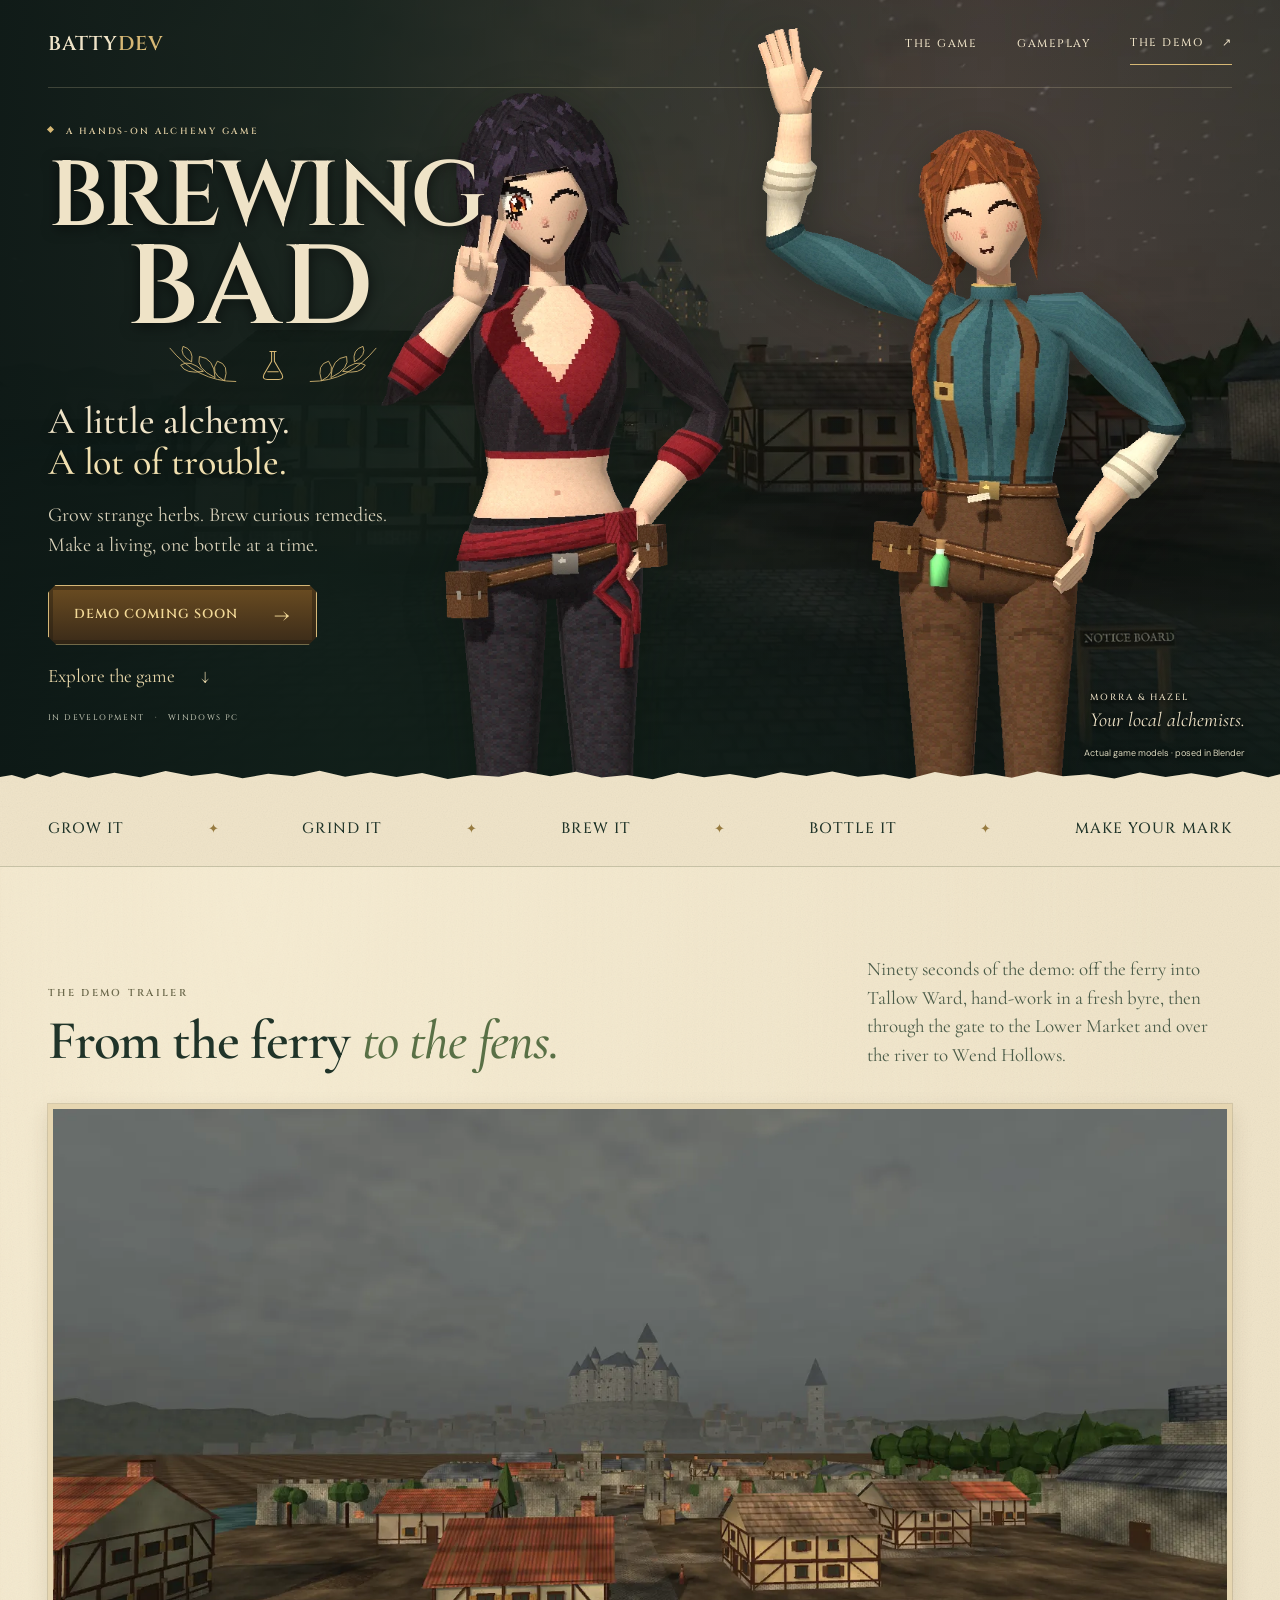
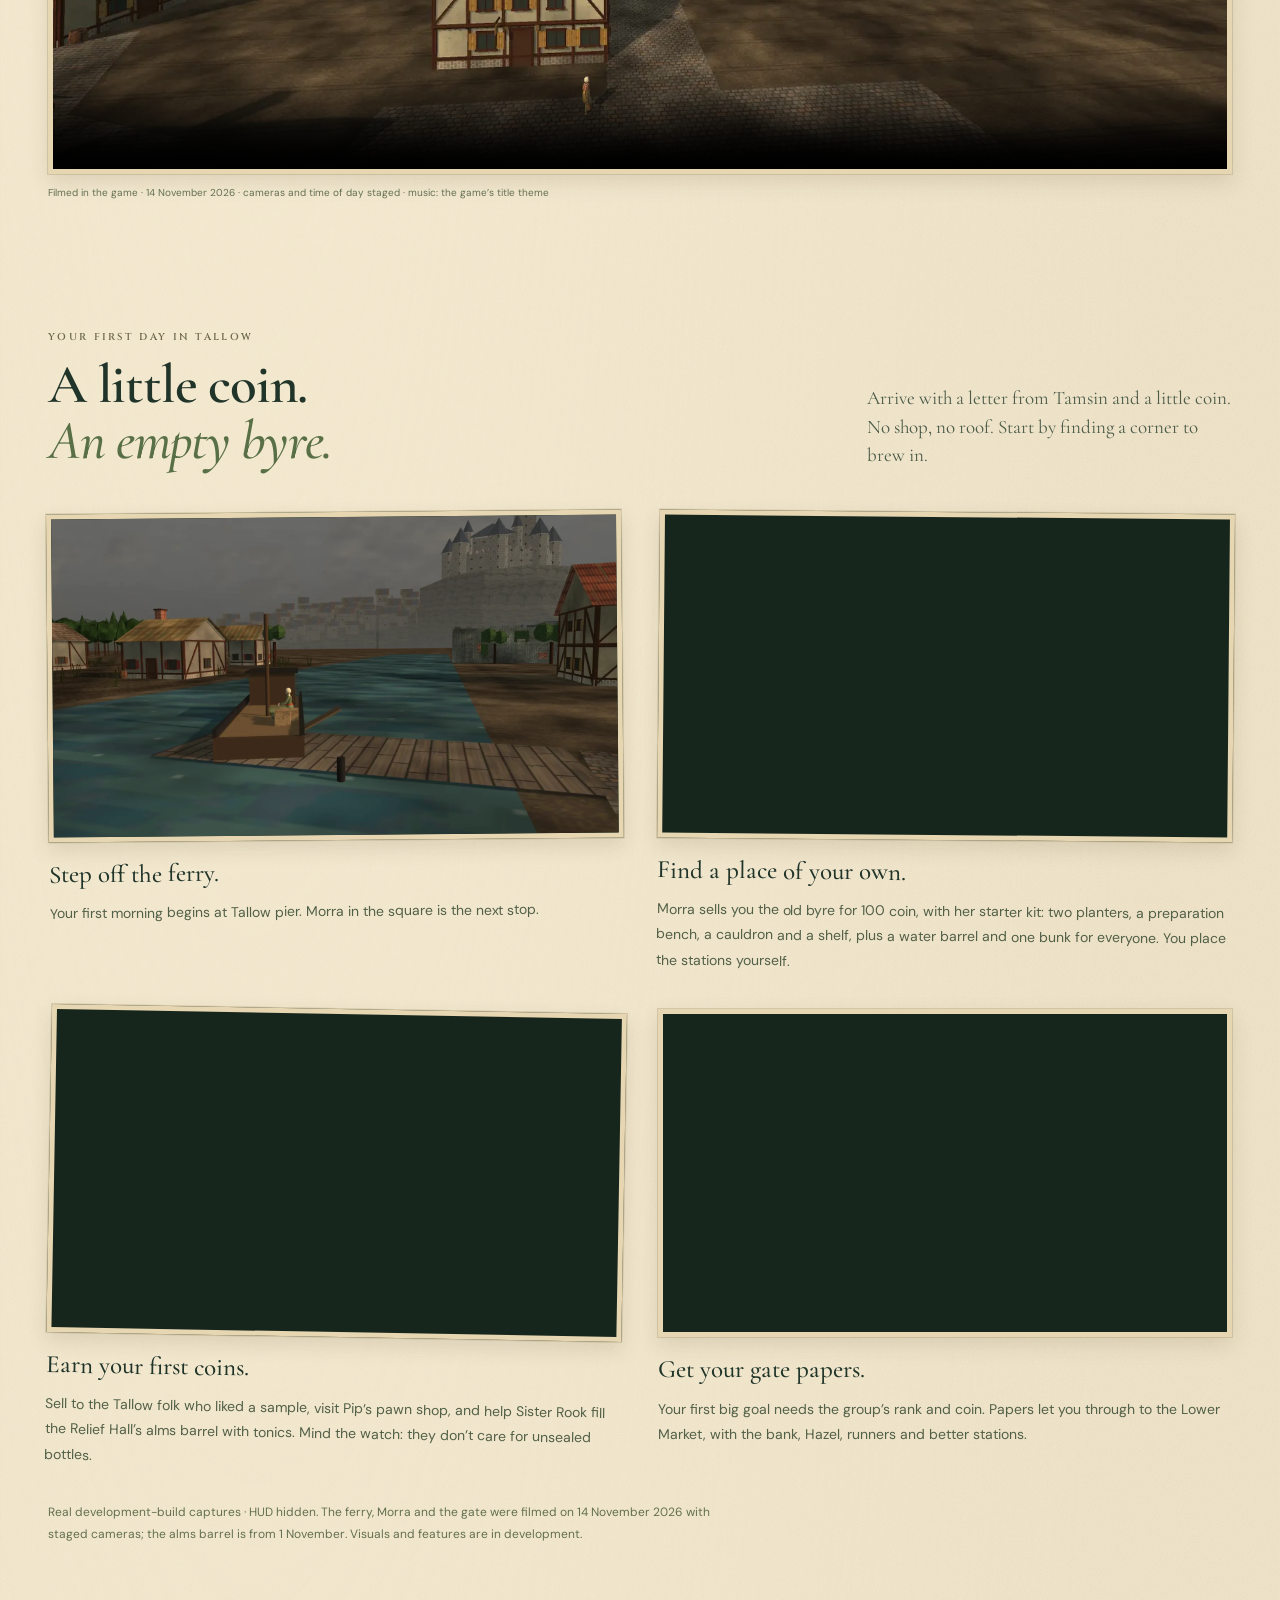
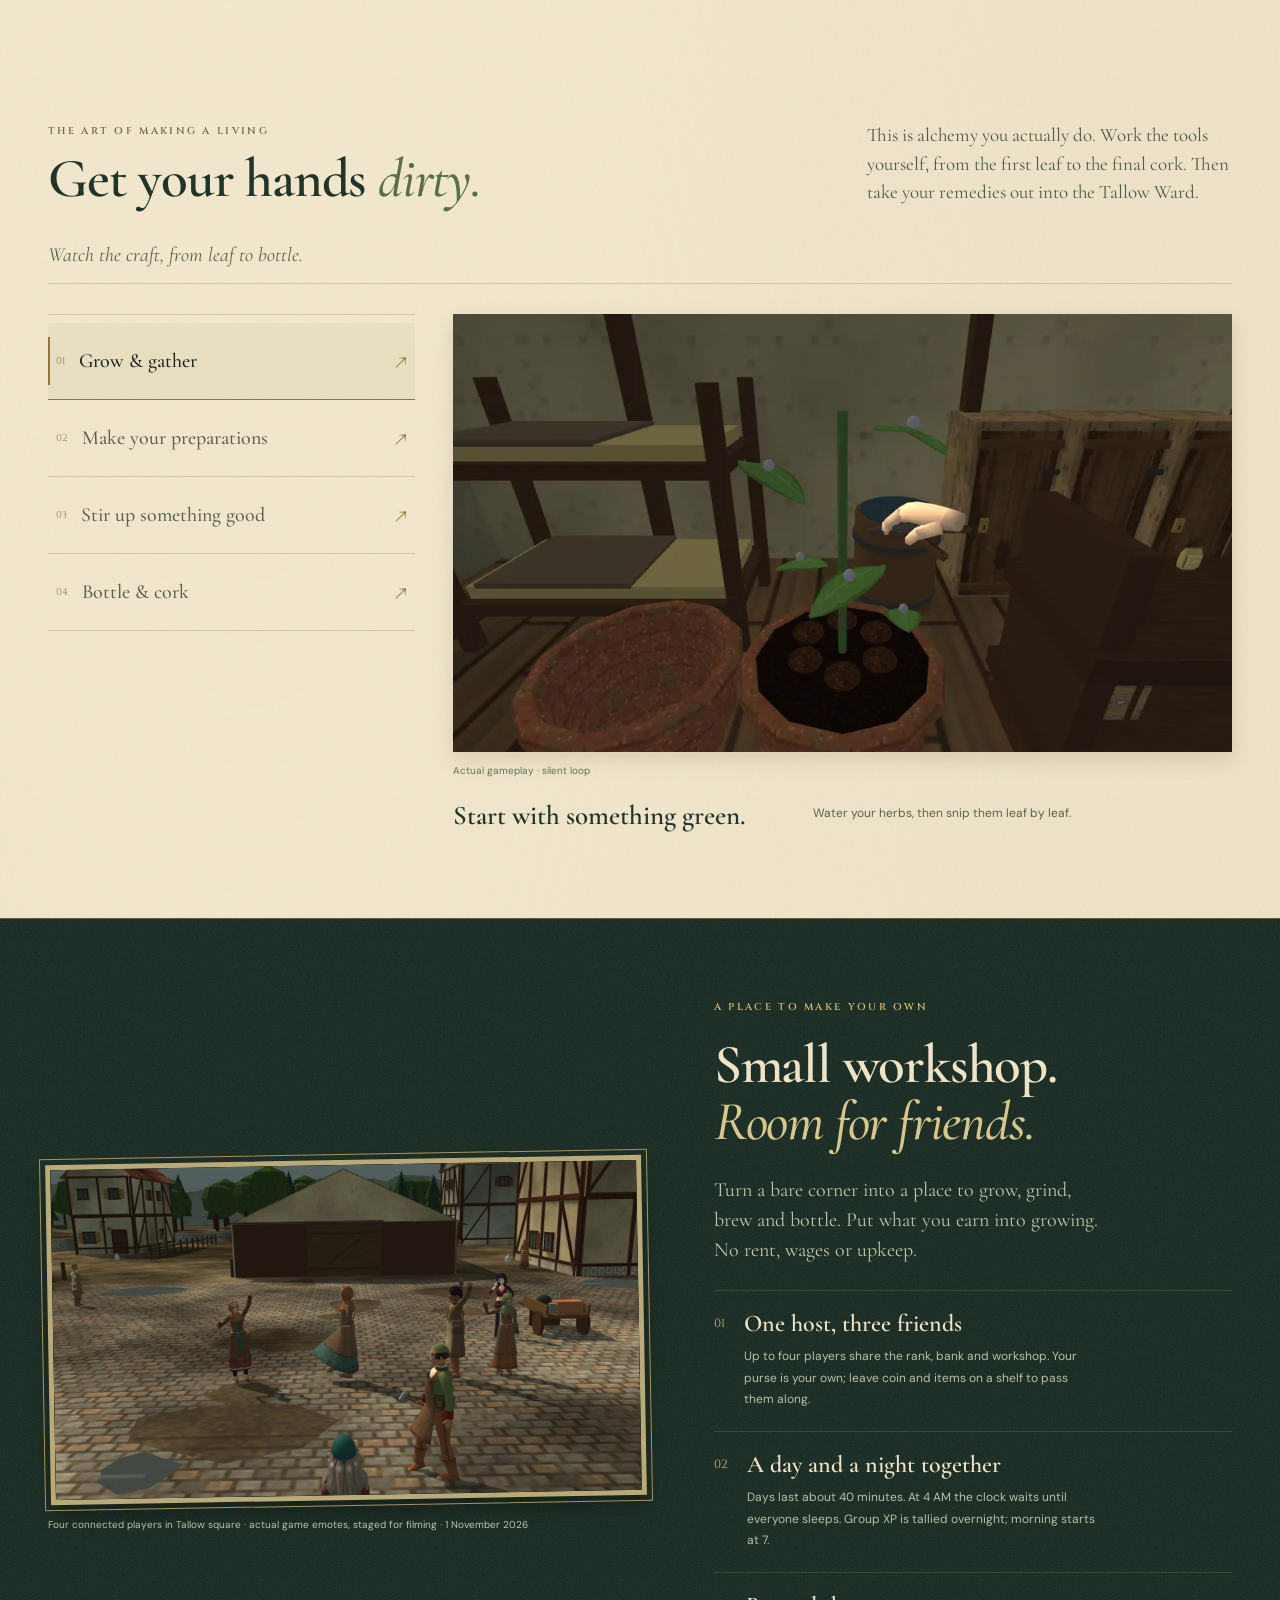
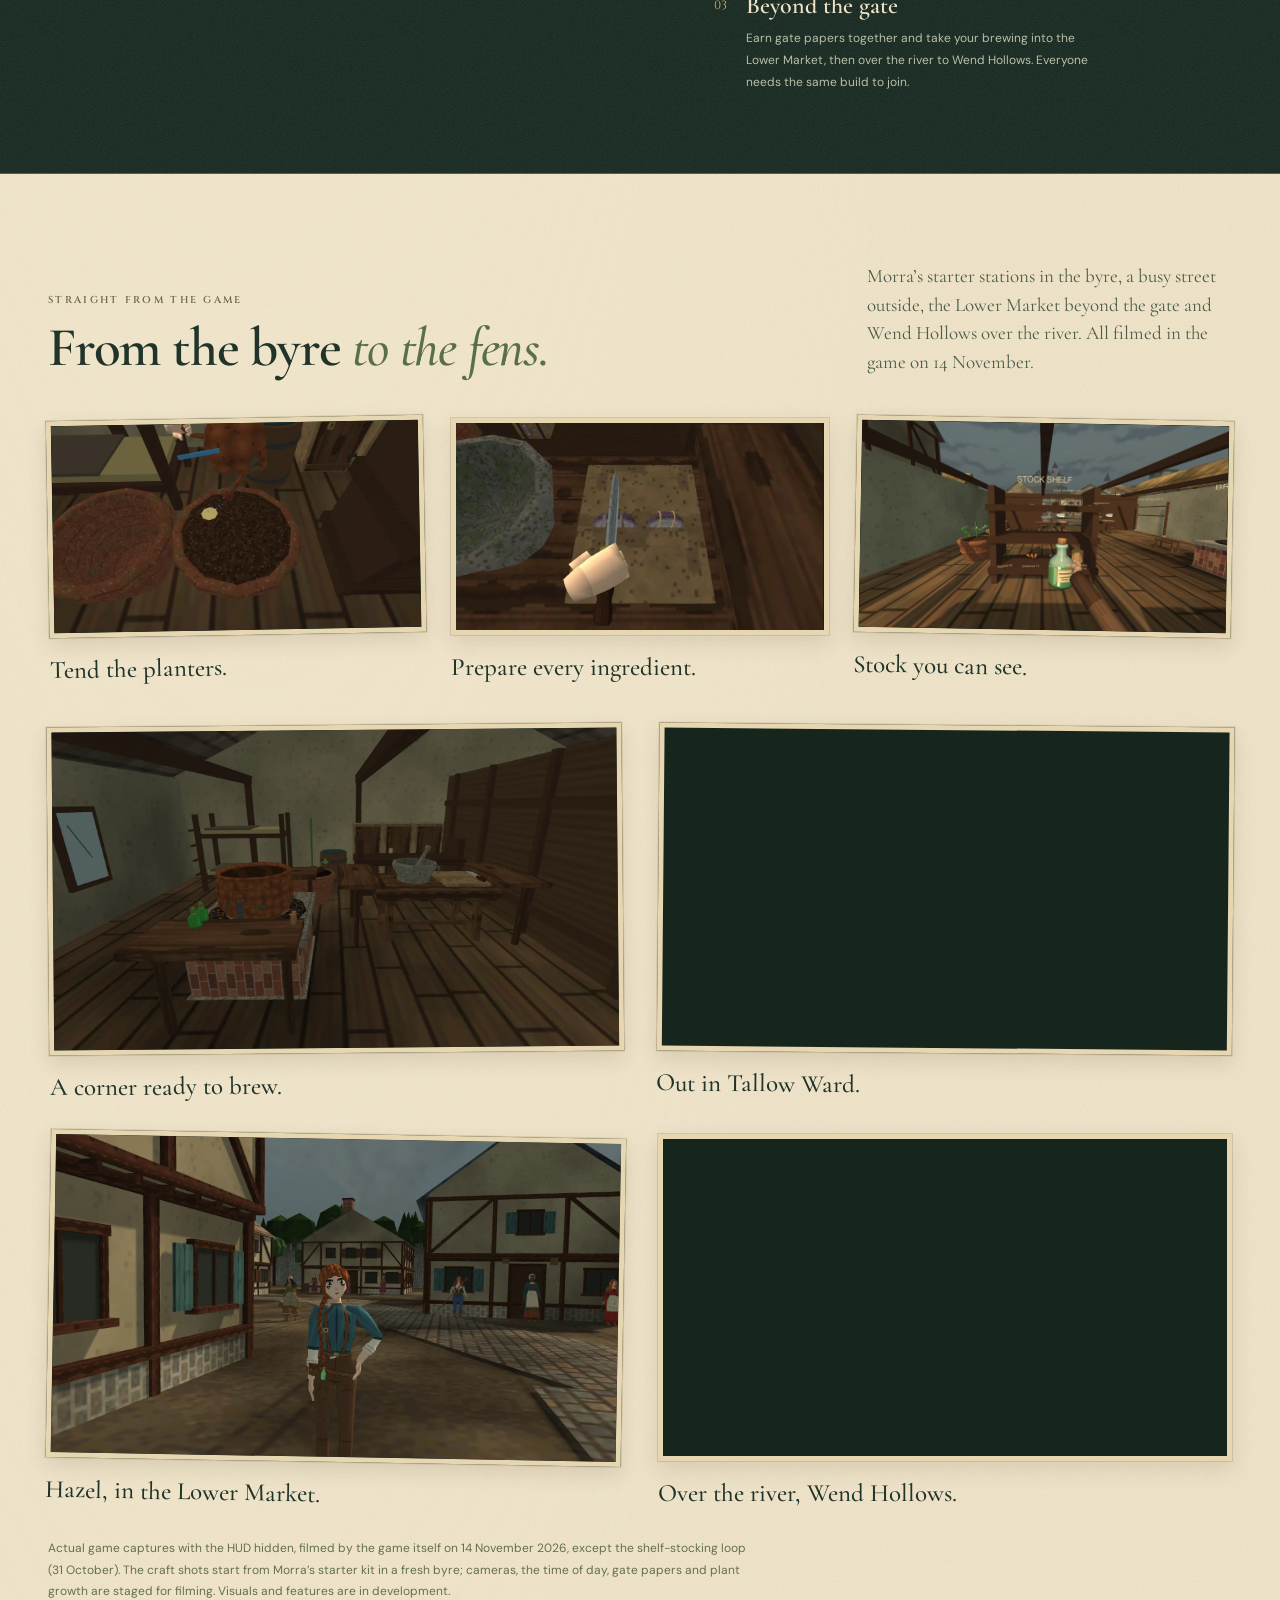
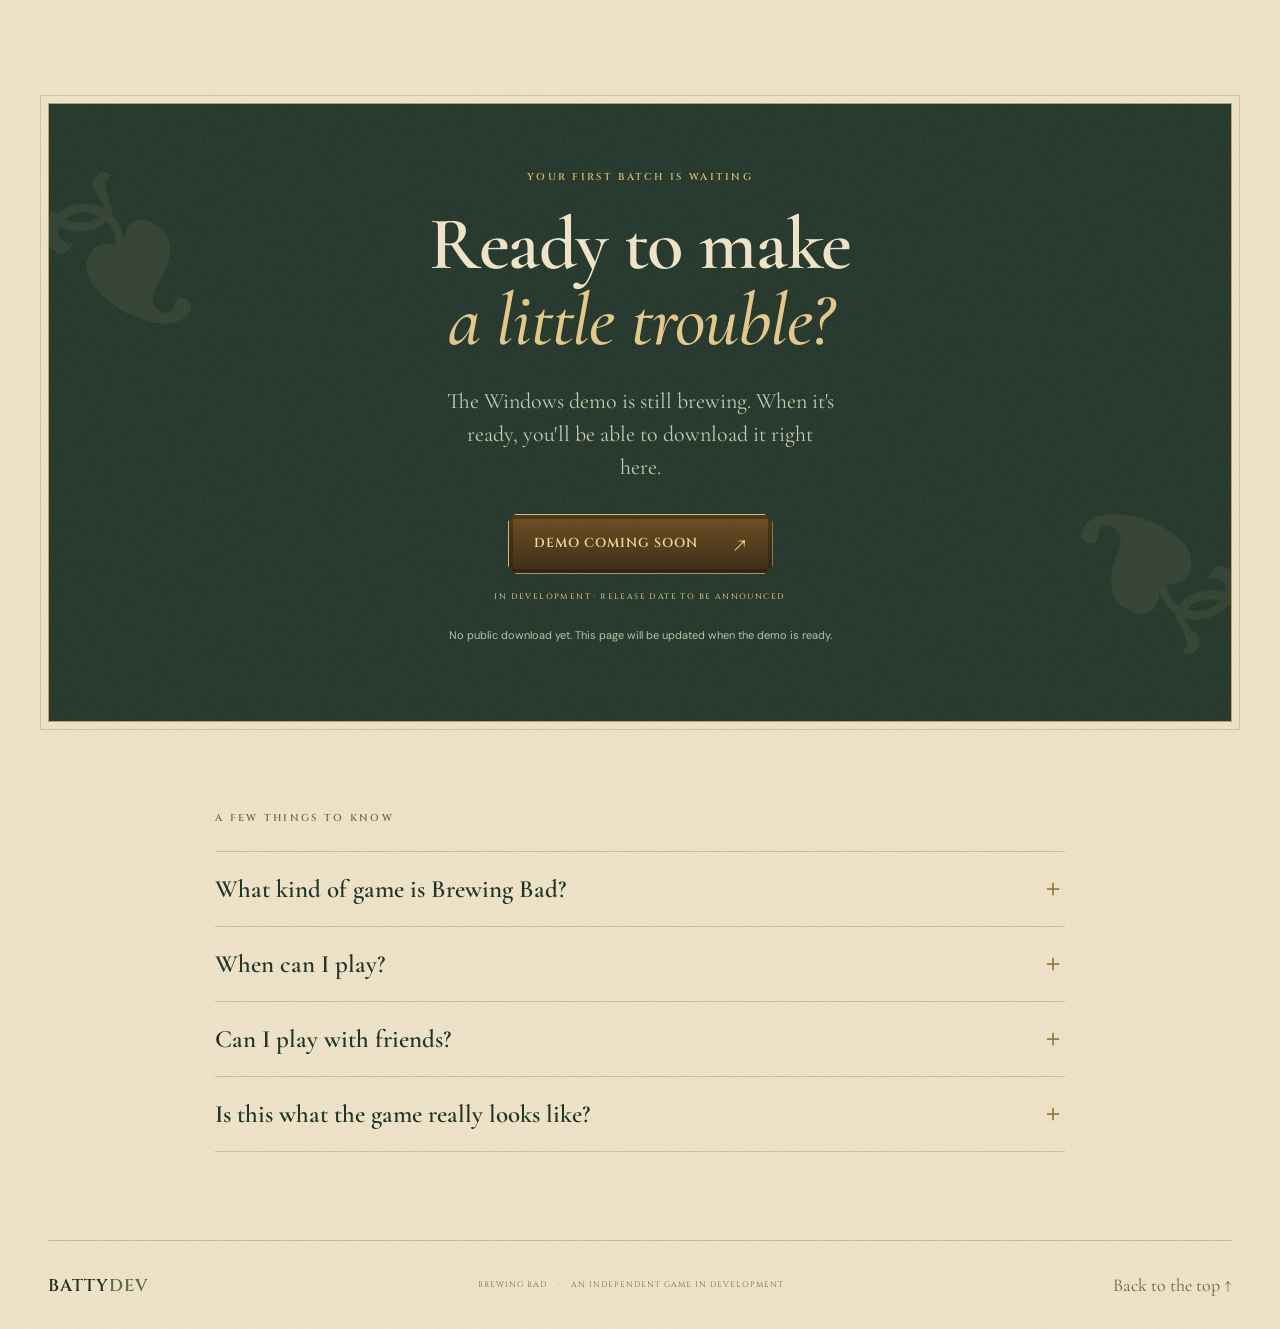
<file: index.html>
<!doctype html>
<html lang="en">
<head>
  <meta charset="utf-8">
  <meta name="viewport" content="width=device-width, initial-scale=1">
  <meta name="theme-color" content="#14201b">
  <title>Brewing Bad — A little alchemy. A lot of trouble.</title>
  <meta name="description" content="Get your hands dirty in Brewing Bad, a first-person alchemy game. Arrive by ferry, rent an empty byre, and brew your way through the Tallow Ward. Windows demo coming soon.">
  <link rel="canonical" href="https://battydev.com/brewingbad/">
  <meta property="og:type" content="website">
  <meta property="og:title" content="Brewing Bad — A little alchemy. A lot of trouble.">
  <meta property="og:description" content="Grow it. Grind it. Brew it. Bottle it. A hands-on alchemy game from BattyDev. Windows demo coming soon.">
  <meta property="og:image" content="https://battydev.com/brewingbad/assets/social.jpg?v=4">
  <meta name="twitter:card" content="summary_large_image">
  <link rel="icon" href="assets/favicon.svg" type="image/svg+xml">
  <link rel="stylesheet" href="style.css?v=5">
  <link rel="stylesheet" href="public-refresh.css?v=2">
  <script src="demo-config.js?v=1" defer></script>
  <script src="script.js?v=7" defer></script>
</head>
<body>
  <a class="skip" href="#main">Skip to content</a>
  <header class="header wrap">
    <a class="batty" href="/" aria-label="BattyDev home">BATTY<span>DEV</span><span class="slash"> / </span><span class="project-name">BREWING BAD</span></a>
    <nav aria-label="Main navigation"><a href="#opening">The game</a><a href="#screenshots">Gameplay</a><a class="nav-demo" href="#demo">The demo <span aria-hidden="true">↗</span></a></nav>
  </header>
  <main id="main">
    <section class="hero" aria-labelledby="game-title">
      <img class="hero-backdrop" src="assets/film/tallow-dusk.webp" width="1600" height="900" fetchpriority="high" alt="">
      <div class="hero-copy">
        <p class="eyebrow"><span class="status-dot"></span> A HANDS-ON ALCHEMY GAME</p>
        <h1 id="game-title">Brewing<span>Bad</span></h1>
        <div class="herbal-rule" aria-hidden="true"><svg class="sprig" viewBox="0 0 100 55"><path d="M95 48Q45 48 10 5M68 43Q67 18 48 16Q43 31 68 43ZM53 35Q30 39 24 27Q36 19 53 35ZM38 23Q41 7 27 3Q22 14 38 23ZM80 47Q87 26 71 22Q60 37 80 47Z"/></svg><svg class="flask" viewBox="0 0 40 48"><path d="M15 4h10M18 4v14L7 37q-3 7 5 7h16q8 0 5-7L22 18V4M12 33h16"/></svg><svg class="sprig mirror" viewBox="0 0 100 55"><path d="M95 48Q45 48 10 5M68 43Q67 18 48 16Q43 31 68 43ZM53 35Q30 39 24 27Q36 19 53 35ZM38 23Q41 7 27 3Q22 14 38 23ZM80 47Q87 26 71 22Q60 37 80 47Z"/></svg></div>
        <p class="tagline">A little alchemy.<br><em>A lot of trouble.</em></p>
        <p class="hero-description">Grow strange herbs. Brew curious remedies.<br>Make a living, one bottle at a time.</p>
        <div class="hero-actions"><a class="button primary" href="#demo" data-demo-cta>Demo coming soon <span aria-hidden="true">→</span></a><a class="text-link" href="#opening">Explore the game <span aria-hidden="true">↓</span></a></div>
        <p class="micro">IN DEVELOPMENT <span>·</span> WINDOWS PC</p>
      </div>
      <div class="hero-art">
        <img class="alchemists" src="assets/alchemists.webp" width="1440" height="1600" fetchpriority="high" alt="Morra in black and crimson flashes a peace sign beside Hazel in teal, waving. Both are posed from the game's actual 3D models.">
        <div class="character-label"><span>MORRA & HAZEL</span><small>Your local alchemists.</small></div>
        <p class="render-note">Actual game models · posed in Blender</p>
      </div>
    </section>
    <div class="recipe-strip" aria-label="The brewing loop"><div class="wrap"><span>GROW IT</span><b aria-hidden="true">✦</b><span>GRIND IT</span><b aria-hidden="true">✦</b><span>BREW IT</span><b aria-hidden="true">✦</b><span>BOTTLE IT</span><b aria-hidden="true">✦</b><span>MAKE YOUR MARK</span></div></div>

    <section id="trailer" class="wrap section trailer-section" aria-labelledby="trailer-title"><div class="section-heading"><div><p class="eyebrow">THE DEMO TRAILER</p><h2 id="trailer-title">From the ferry <em>to the fens.</em></h2></div><p>Ninety seconds of the demo: off the ferry into Tallow Ward, hand-work in a fresh byre, then through the gate to the Lower Market and over the river to Wend Hollows.</p></div><div class="video-frame"><video id="trailer-video" controls playsinline preload="none" width="1280" height="720" poster="assets/film/trailer-poster.webp" aria-label="The Brewing Bad demo trailer, with music."><source src="assets/film/trailer.mp4" type="video/mp4"><p>Your browser cannot play this video. <a href="assets/film/trailer.mp4">Open the MP4 trailer.</a></p></video></div><p class="clip-note">Filmed in the game · 14 November 2026 · cameras and time of day staged · music: the game’s title theme</p></section>

    <section id="opening" class="wrap section screenshots opening-captures"><div class="section-heading"><div><p class="eyebrow">YOUR FIRST DAY IN TALLOW</p><h2>A little coin.<br><em>An empty byre.</em></h2></div><p>Arrive with a letter from Tamsin and a little coin. No shop, no roof. Start by finding a corner to brew in.</p></div><div class="gallery gallery-world"><figure><a class="image-button" href="assets/film/ferry-arrival.webp" aria-label="Open full capture: The ferry arriving at Tallow pier"><img src="assets/film/ferry-arrival.webp" width="1600" height="900" loading="lazy" decoding="async" alt="The ferry arriving at Tallow pier"></a><figcaption>Step off the ferry.</figcaption><p class="capture-copy">Your first morning begins at Tallow pier. Morra in the square is the next stop.</p></figure><figure><a class="image-button" href="assets/film/morra-stall.webp" aria-label="Open full capture: Morra and her second-hand stall in Tallow square"><img src="assets/film/morra-stall.webp" width="1600" height="900" loading="lazy" decoding="async" alt="Morra and her second-hand stall in Tallow square"></a><figcaption>Find a place of your own.</figcaption><p class="capture-copy">Morra sells you the old byre for 100 coin, with her starter kit: two planters, a preparation bench, a cauldron and a shelf, plus a water barrel and one bunk for everyone. You place the stations yourself.</p></figure><figure><a class="image-button" href="invite/assets/odd-job.webp" aria-label="Open full capture: Sister Rook’s alms barrel at the Relief Hall"><img src="invite/assets/odd-job.webp" width="1600" height="900" loading="lazy" decoding="async" alt="Sister Rook’s alms barrel at the Relief Hall"></a><figcaption>Earn your first coins.</figcaption><p class="capture-copy">Sell to the Tallow folk who liked a sample, visit Pip’s pawn shop, and help Sister Rook fill the Relief Hall’s alms barrel with tonics. Mind the watch: they don’t care for unsealed bottles.</p></figure><figure><a class="image-button" href="assets/film/lower-gate.webp" aria-label="Open full capture: Up Gate Street to the Lower City Gate"><img src="assets/film/lower-gate.webp" width="1600" height="900" loading="lazy" decoding="async" alt="Up Gate Street to the Lower City Gate"></a><figcaption>Get your gate papers.</figcaption><p class="capture-copy">Your first big goal needs the group’s rank and coin. Papers let you through to the Lower Market, with the bank, Hazel, runners and better stations.</p></figure></div><p class="capture-note">Real development-build captures · HUD hidden. The ferry, Morra and the gate were filmed on 14 November 2026 with staged cameras; the alms barrel is from 1 November. Visuals and features are in development.</p></section>

    <section id="gameplay" class="gameplay wrap section">
      <div class="section-heading"><div><p class="eyebrow">THE ART OF MAKING A LIVING</p><h2>Get your hands <em>dirty.</em></h2></div><p>This is alchemy you actually do. Work the tools yourself, from the first leaf to the final cork. Then take your remedies out into the Tallow Ward.</p></div>
      <p class="playback-intro">Watch the craft, from leaf to bottle.</p>
      <div class="workbench">
        <div class="step-tabs" role="tablist" aria-label="Explore the brewing process">
          <button role="tab" id="tab-grow" aria-controls="process-panel" aria-selected="true" data-step="grow"><span>01</span> Grow & gather <b aria-hidden="true">↗</b></button>
          <button role="tab" id="tab-prep" aria-controls="process-panel" aria-selected="false" tabindex="-1" data-step="prep"><span>02</span> Make your preparations <b aria-hidden="true">↗</b></button>
          <button role="tab" id="tab-brew" aria-controls="process-panel" aria-selected="false" tabindex="-1" data-step="brew"><span>03</span> Stir up something good <b aria-hidden="true">↗</b></button>
          <button role="tab" id="tab-bottle" aria-controls="process-panel" aria-selected="false" tabindex="-1" data-step="bottle"><span>04</span> Bottle & cork <b aria-hidden="true">↗</b></button>
        </div>
        <div id="process-panel" class="process-panel" role="tabpanel" aria-labelledby="tab-grow" tabindex="0"><div class="video-frame"><video id="process-video" data-loop-clip muted loop playsinline disablepictureinpicture disableremoteplayback tabindex="-1" preload="none" width="960" height="540" poster="assets/film/harvesting.webp" aria-label="Snip a grown bogmint plant leaf by leaf."><source src="assets/film/harvesting.mp4" type="video/mp4"><p>Your browser cannot play this clip. <a href="assets/film/harvesting.mp4">Open the MP4 video.</a></p></video></div><p class="clip-note">Actual gameplay · silent loop</p><div class="process-description"><h3 id="process-title">Start with something green.</h3><p id="process-copy">Water your herbs, then snip them leaf by leaf.</p></div></div>
      </div>
    </section>

    <section class="ward-section"><div class="wrap ward-layout"><div class="ward-image"><div class="video-frame"><video id="multiplayer-video" data-loop-clip muted loop playsinline disablepictureinpicture disableremoteplayback tabindex="-1" preload="none" width="960" height="540" poster="invite/assets/coop-four-friends.webp" aria-label="Four connected players wave, cheer, dance a jig and dance a reel in Tallow square."><source src="invite/assets/coop-four-friends.mp4" type="video/mp4"><p>Your browser cannot play this clip. <a href="invite/assets/coop-four-friends.mp4">Open the MP4 video.</a></p></video></div><p class="clip-note">Four connected players in Tallow square · actual game emotes, staged for filming · 1 November 2026</p></div><div class="ward-copy"><p class="eyebrow">A PLACE TO MAKE YOUR OWN</p><h2>Small workshop.<br><em>Room for friends.</em></h2><p>Turn a bare corner into a place to grow, grind, brew and bottle. Put what you earn into growing. No rent, wages or upkeep.</p><ul class="features"><li><span>01</span><div><h3>One host, three friends</h3><p>Up to four players share the rank, bank and workshop. Your purse is your own; leave coin and items on a shelf to pass them along.</p></div></li><li><span>02</span><div><h3>A day and a night together</h3><p>Days last about 40 minutes. At 4 AM the clock waits until everyone sleeps. Group XP is tallied overnight; morning starts at 7.</p></div></li><li><span>03</span><div><h3>Beyond the gate</h3><p>Earn gate papers together and take your brewing into the Lower Market, then over the river to Wend Hollows. Everyone needs the same build to join.</p></div></li></ul></div></div></section>

    <section id="screenshots" class="wrap section screenshots"><div class="section-heading"><div><p class="eyebrow">STRAIGHT FROM THE GAME</p><h2>From the byre <em>to the fens.</em></h2></div><p>Morra’s starter stations in the byre, a busy street outside, the Lower Market beyond the gate and Wend Hollows over the river. All filmed in the game on 14 November.</p></div><div class="gallery"><figure><div class="video-frame"><video data-loop-clip muted loop playsinline disablepictureinpicture disableremoteplayback tabindex="-1" preload="none" width="960" height="540" poster="assets/film/watering.webp" aria-label="Tip the watering can over each ring on the planter’s soil."><source src="assets/film/watering.mp4" type="video/mp4"><p>Your browser cannot play this clip. <a href="assets/film/watering.mp4">Open the MP4 video.</a></p></video></div><figcaption>Tend the planters.</figcaption></figure><figure><div class="video-frame"><video data-loop-clip muted loop playsinline disablepictureinpicture disableremoteplayback tabindex="-1" preload="none" width="960" height="540" poster="assets/film/slicing.webp" aria-label="Cut a gravecap down the middle at the preparation bench."><source src="assets/film/slicing.mp4" type="video/mp4"><p>Your browser cannot play this clip. <a href="assets/film/slicing.mp4">Open the MP4 video.</a></p></video></div><figcaption>Prepare every ingredient.</figcaption></figure><figure><div class="video-frame"><video data-loop-clip muted loop playsinline disablepictureinpicture disableremoteplayback tabindex="-1" preload="none" width="960" height="540" poster="assets/workshop/stocking-shelves.webp" aria-label="Transfer ingredients and bottles into the shared stock shelf."><source src="assets/workshop/stocking-shelves.mp4" type="video/mp4"><p>Your browser cannot play this clip. <a href="assets/workshop/stocking-shelves.mp4">Open the MP4 video.</a></p></video></div><figcaption>Stock you can see.</figcaption></figure></div><div class="gallery gallery-world scene-gallery"><figure><a class="image-button" href="assets/film/byre-stations.webp" aria-label="Open full capture: Morra’s starter stations inside the byre"><img src="assets/film/byre-stations.webp" width="1600" height="900" loading="lazy" decoding="async" alt="Morra’s starter stations inside the byre"></a><figcaption>A corner ready to brew.</figcaption></figure><figure><a class="image-button" href="assets/film/tallow-street.webp" aria-label="Open full capture: A Tallow Ward street at midday"><img src="assets/film/tallow-street.webp" width="1600" height="900" loading="lazy" decoding="async" alt="A Tallow Ward street at midday"></a><figcaption>Out in Tallow Ward.</figcaption></figure><figure><a class="image-button" href="assets/film/lower-market.webp" aria-label="Open full capture: Hazel at her supply house in the Lower Market"><img src="assets/film/lower-market.webp" width="1600" height="900" loading="lazy" decoding="async" alt="Hazel at her supply house in the Lower Market"></a><figcaption>Hazel, in the Lower Market.</figcaption></figure><figure><a class="image-button" href="assets/film/wend-hollows.webp" aria-label="Open full capture: Over the rooftops into Wend Hollows"><img src="assets/film/wend-hollows.webp" width="1600" height="900" loading="lazy" decoding="async" alt="Over the rooftops into Wend Hollows"></a><figcaption>Over the river, Wend Hollows.</figcaption></figure></div><p class="capture-note">Actual game captures with the HUD hidden, filmed by the game itself on 14 November 2026, except the shelf-stocking loop (31 October). The craft shots start from Morra’s starter kit in a fresh byre; cameras, the time of day, gate papers and plant growth are staged for filming. Visuals and features are in development.</p></section>

    <section id="demo" class="demo-section wrap"><div class="demo-decoration" aria-hidden="true">✳</div><p class="eyebrow">YOUR FIRST BATCH IS WAITING</p><h2>Ready to make<br><em>a little trouble?</em></h2><p id="demo-description">The Windows demo is still brewing. When it's ready, you'll be able to download it right here.</p><a class="button primary" id="download-demo" href="#demo-status" aria-describedby="demo-status">Demo coming soon <span aria-hidden="true">↗</span></a><p id="demo-status" class="micro" tabindex="-1">IN DEVELOPMENT · RELEASE DATE TO BE ANNOUNCED</p><p class="demo-honesty">No public download yet. This page will be updated when the demo is ready.</p></section>

    <section class="wrap faq section"><p class="eyebrow">A FEW THINGS TO KNOW</p><details><summary>What kind of game is Brewing Bad?<span aria-hidden="true">＋</span></summary><p>A first-person alchemy and workshop game. Arrive by ferry, buy a run-down byre, grow and prepare ingredients by hand, and brew remedies. Earn rank and coin for gate papers into the Lower Market, then cross the river to Wend Hollows.</p></details><details><summary>When can I play?<span aria-hidden="true">＋</span></summary><p>A Windows PC demo is planned. There isn't a public release date yet. The download will appear in the demo section when it's ready.</p></details><details><summary>Can I play with friends?<span aria-hidden="true">＋</span></summary><p>The current development build supports one host and up to three friends using the host’s address over LAN or a configured internet connection. You share rank, the bank and the workshop, while keeping your own purse. Everyone needs the exact same build. Public demo multiplayer details remain in development.</p></details><details><summary>Is this what the game really looks like?<span aria-hidden="true">＋</span></summary><p>Yes. These are actual development-build captures with the HUD hidden. The trailer and most clips are filmed by the game itself: the cameras fly where a player can’t, and the time of day is set for each shot. The four-player video uses one host and three connected joiners performing the game’s emotes. Equipment, stock, gate access and emotes are staged for filming. Morra and Hazel in the header are the actual game models, posed and rendered in Blender. Visuals and features may change during development.</p></details></section>
  </main>
  <footer class="wrap footer"><a class="batty" href="/">BATTY<span>DEV</span></a><p>BREWING BAD <span>·</span> AN INDEPENDENT GAME IN DEVELOPMENT</p><a href="#main">Back to the top ↑</a></footer>

</body>
</html>
</file>
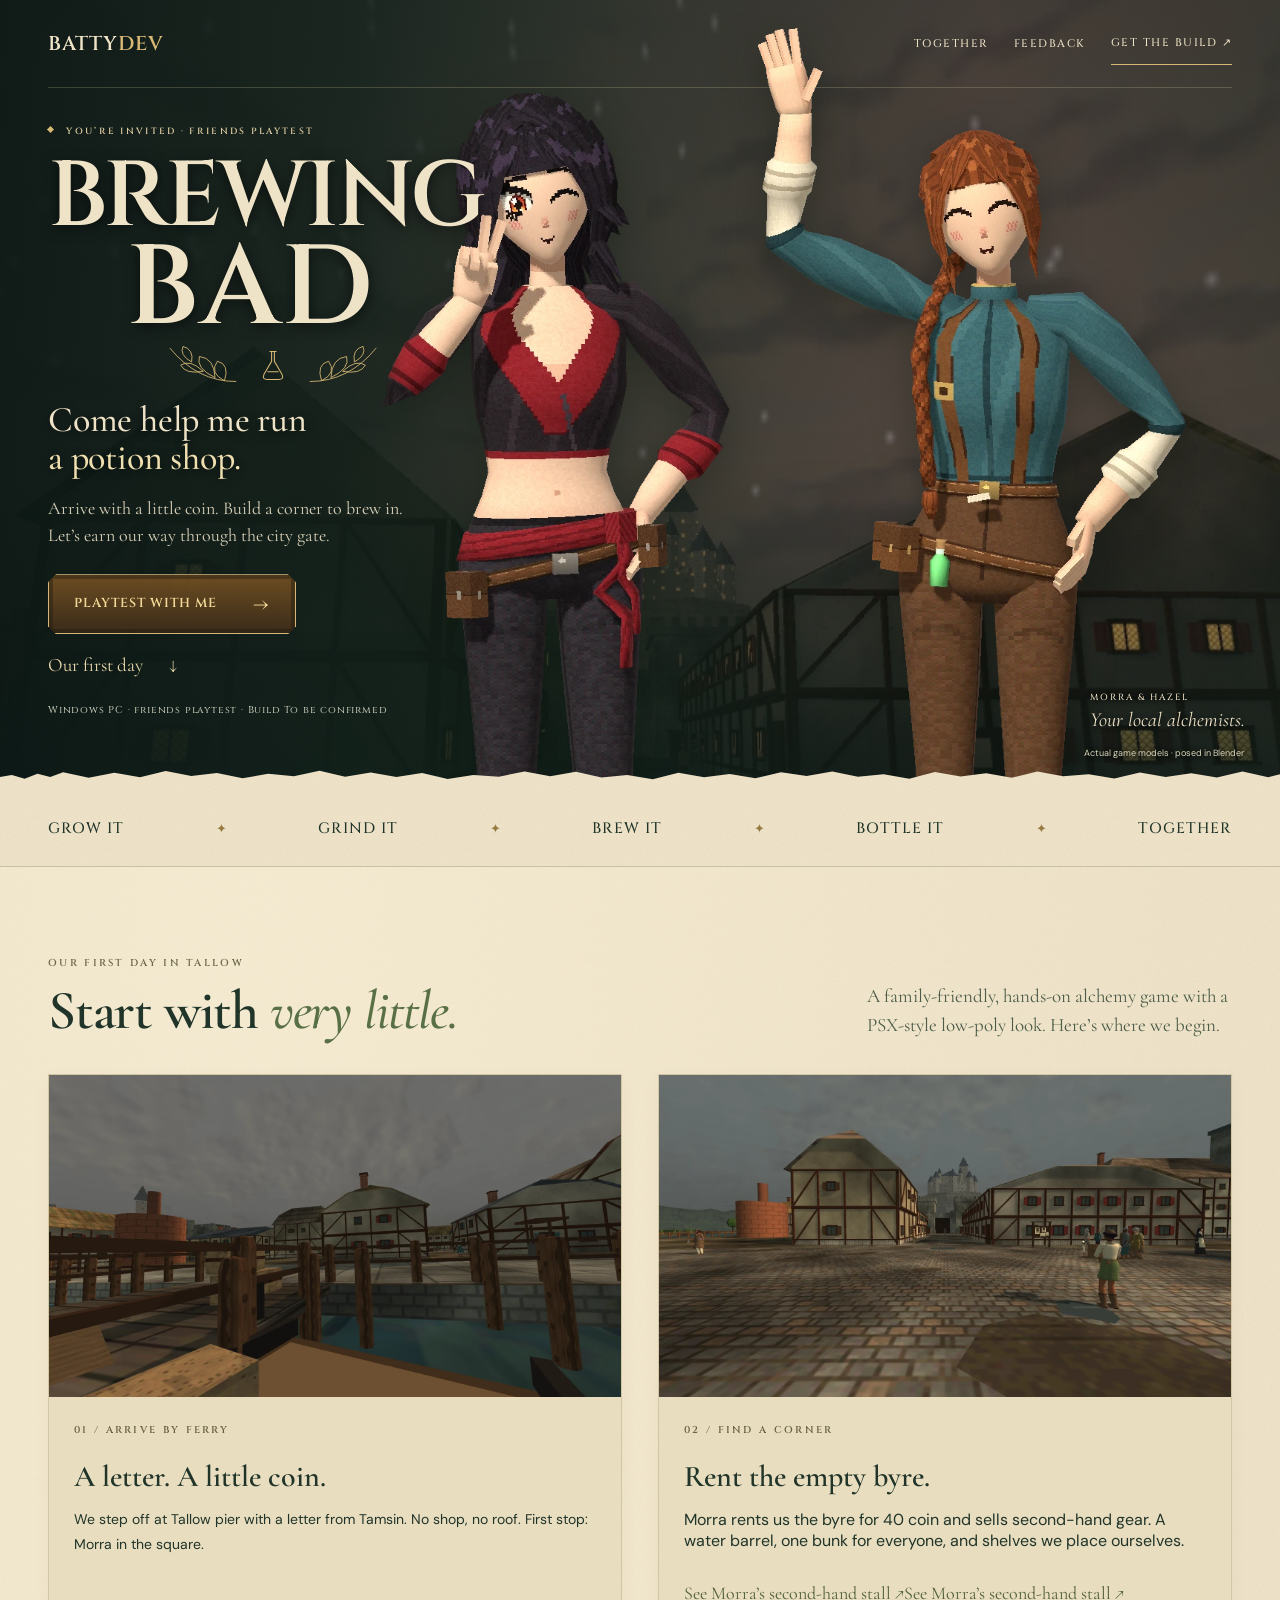
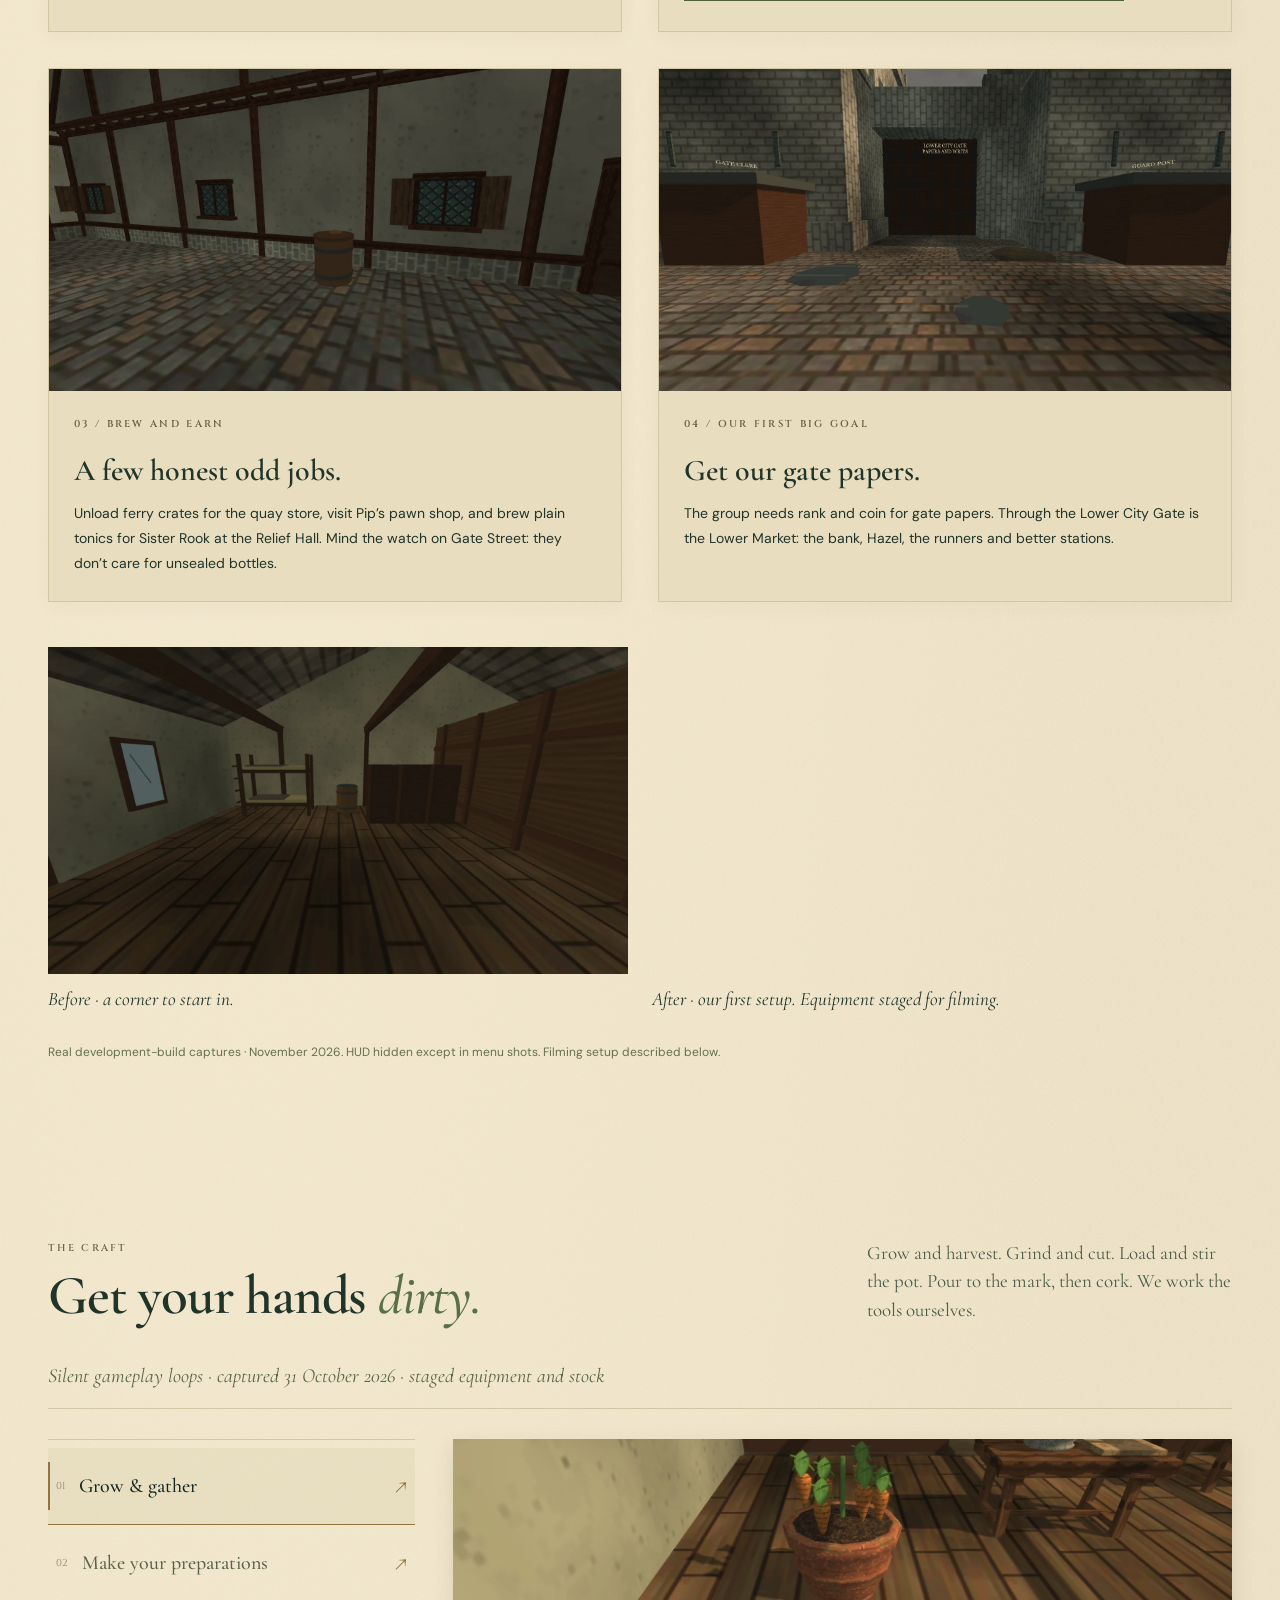
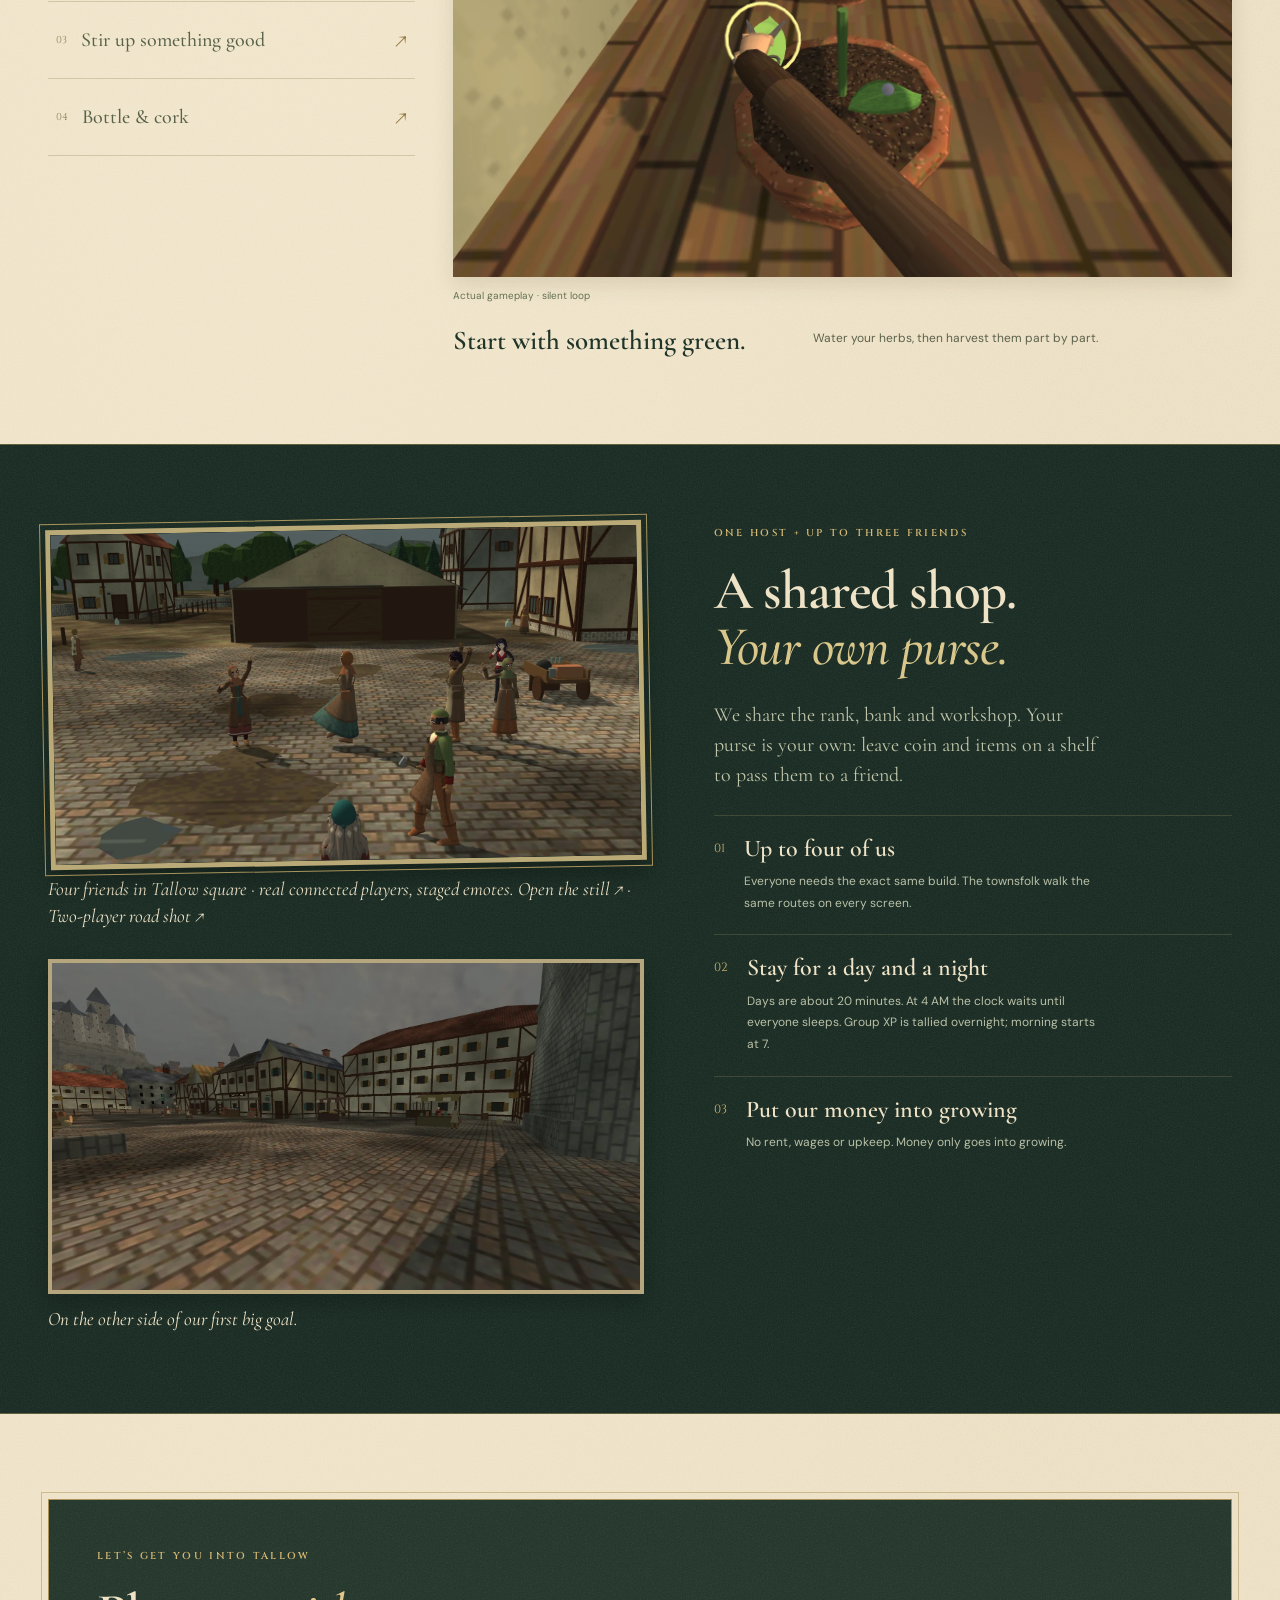
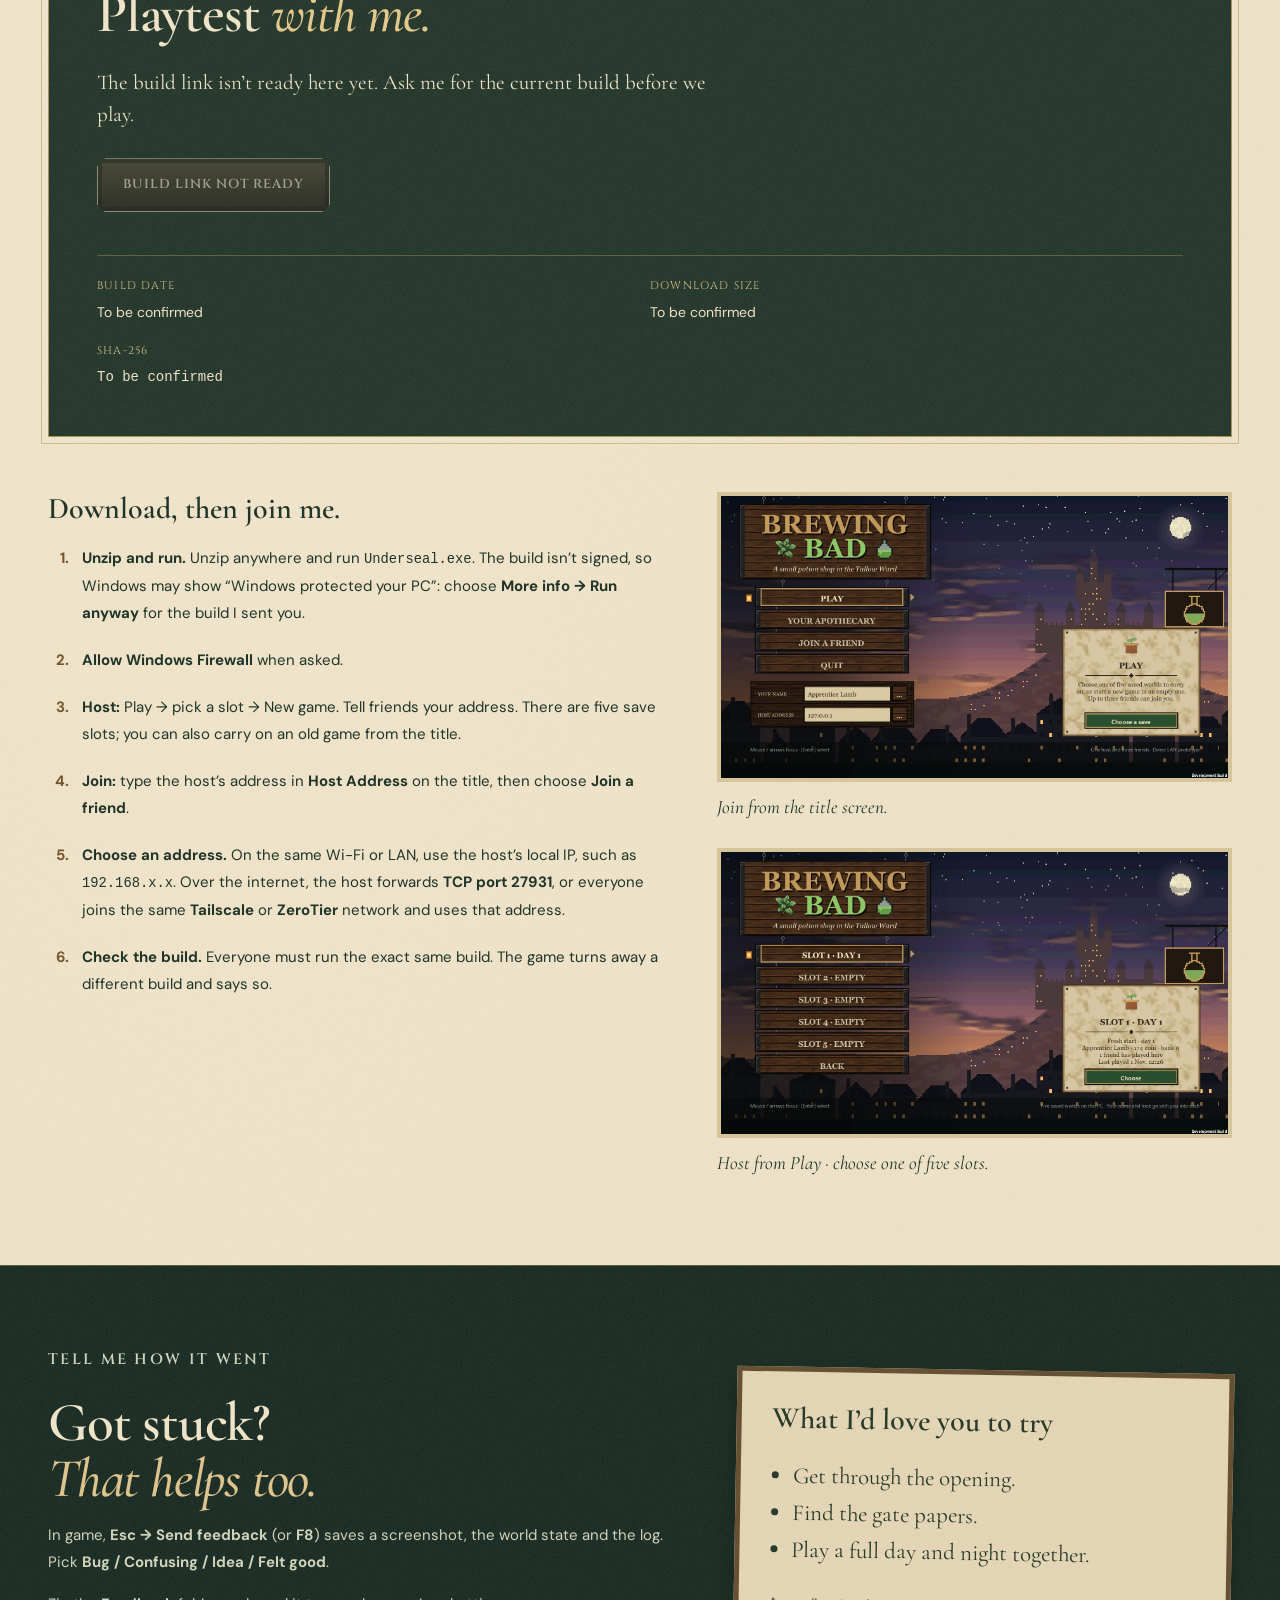
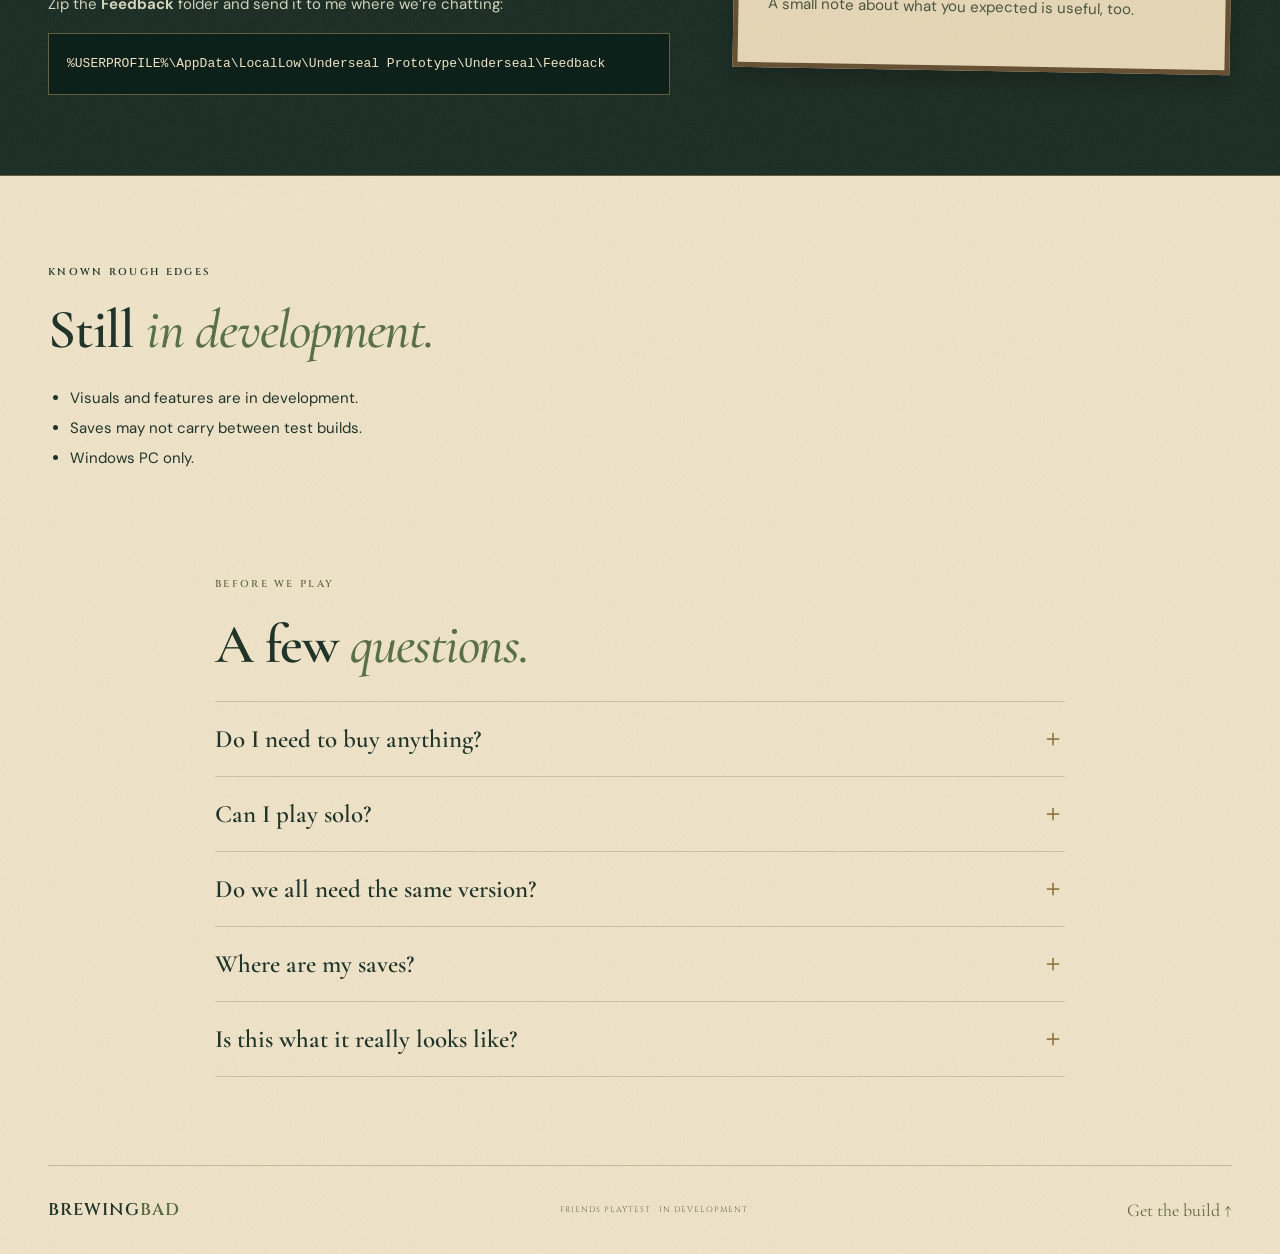
<file: invite/index.html>
<!doctype html>
<html lang="en"><head>
<meta charset="utf-8"><meta name="viewport" content="width=device-width, initial-scale=1"><meta name="theme-color" content="#14201b">
<title>Brewing Bad — Come playtest with me</title>
<meta name="description" content="Come help me run a potion shop. A friends playtest for Windows: download, set up, join me and send feedback.">
<meta name="robots" content="noindex, nofollow">
<link rel="canonical" href="https://battydev.com/brewingbad/invite/">
<meta property="og:type" content="website"><meta property="og:title" content="Brewing Bad — Come playtest with me">
<meta property="og:description" content="A little coin, an empty byre, and a potion shop to build together. Windows friends playtest.">
<meta property="og:image" content="https://battydev.com/brewingbad/invite/assets/social.jpg?v=1"><meta name="twitter:card" content="summary_large_image">
<link rel="icon" href="../assets/favicon.svg" type="image/svg+xml">
<link rel="stylesheet" href="../style.css?v=5"><link rel="stylesheet" href="invite.css?v=1">
<script src="demo-config.js?v=1" defer></script><script src="invite.js?v=1" defer></script>
</head><body>
<a class="skip" href="#main">Skip to content</a>
<header class="header wrap"><a class="batty" href="../">BATTY<span>DEV</span><span class="slash"> / </span><span class="project-name">BREWING BAD</span></a><nav aria-label="Invite navigation"><a href="#together">Together</a><a href="#feedback">Feedback</a><a class="nav-demo" href="#download">Get the build ↗</a></nav></header>
<main id="main">
    <section class="hero" aria-labelledby="game-title">
      <img class="hero-backdrop" src="../assets/town-dusk-current.webp" width="1600" height="900" fetchpriority="high" alt="">
      <div class="hero-copy">
        <p class="eyebrow"><span class="status-dot"></span> YOU’RE INVITED · FRIENDS PLAYTEST</p>
        <h1 id="game-title">Brewing<span>Bad</span></h1>
        <div class="herbal-rule" aria-hidden="true"><svg class="sprig" viewBox="0 0 100 55"><path d="M95 48Q45 48 10 5M68 43Q67 18 48 16Q43 31 68 43ZM53 35Q30 39 24 27Q36 19 53 35ZM38 23Q41 7 27 3Q22 14 38 23ZM80 47Q87 26 71 22Q60 37 80 47Z"/></svg><svg class="flask" viewBox="0 0 40 48"><path d="M15 4h10M18 4v14L7 37q-3 7 5 7h16q8 0 5-7L22 18V4M12 33h16"/></svg><svg class="sprig mirror" viewBox="0 0 100 55"><path d="M95 48Q45 48 10 5M68 43Q67 18 48 16Q43 31 68 43ZM53 35Q30 39 24 27Q36 19 53 35ZM38 23Q41 7 27 3Q22 14 38 23ZM80 47Q87 26 71 22Q60 37 80 47Z"/></svg></div>
        <p class="tagline">Come help me run<br><em>a potion shop.</em></p>
        <p class="hero-description">Arrive with a little coin. Build a corner to brew in.<br>Let’s earn our way through the city gate.</p>
        <div class="hero-actions"><a class="button primary" href="#download">Playtest with me <span aria-hidden="true">→</span></a><a class="text-link" href="#opening">Our first day <span aria-hidden="true">↓</span></a></div>
        <p class="micro">Windows PC · friends playtest · Build <span data-build-date>to be confirmed</span></p>
      </div>
      <div class="hero-art">
        <img class="alchemists" src="../assets/alchemists.webp" width="1440" height="1600" fetchpriority="high" alt="Morra in black and crimson flashes a peace sign beside Hazel in teal, waving. Both are posed from the game's actual 3D models.">
        <div class="character-label"><span>MORRA & HAZEL</span><small>Your local alchemists.</small></div>
        <p class="render-note">Actual game models · posed in Blender</p>
      </div>
    </section>
<div class="recipe-strip"><div class="wrap"><span>GROW IT</span><b aria-hidden="true">✦</b><span>GRIND IT</span><b aria-hidden="true">✦</b><span>BREW IT</span><b aria-hidden="true">✦</b><span>BOTTLE IT</span><b aria-hidden="true">✦</b><span>TOGETHER</span></div></div>
<section id="opening" class="wrap section"><div class="section-heading"><div><p class="eyebrow">OUR FIRST DAY IN TALLOW</p><h2>Start with <em>very little.</em></h2></div><p>A family-friendly, hands-on alchemy game with a PSX-style low-poly look. Here’s where we begin.</p></div>
<div class="opening-grid"><article class="opening-beat"><img src="assets/ferry-arrival.webp" width="1600" height="900" loading="lazy" decoding="async" alt="A view from the ferry arriving at Tallow pier"><div><p class="eyebrow">01 / ARRIVE BY FERRY</p><h3>A letter. A little coin.</h3><p>We step off at Tallow pier with a letter from Tamsin. No shop, no roof. First stop: Morra in the square.</p></div></article><article class="opening-beat"><img src="assets/tallow-square.webp" width="1600" height="900" loading="lazy" decoding="async" alt="Morra’s second-hand stall in Tallow square"><div><p class="eyebrow">02 / FIND A CORNER</p><h3>Rent the empty byre.</h3><p>Morra rents us the byre for 40 coin and sells second-hand gear. A water barrel, one bunk for everyone, and shelves we place ourselves.</p><a class="stall-link" href="assets/morra-stall.webp">See Morra’s second-hand stall ↗</a><a class="stall-link" href="assets/morra-stall.webp">See Morra’s second-hand stall ↗</a></div></article><article class="opening-beat"><img src="assets/odd-job.webp" width="1600" height="900" loading="lazy" decoding="async" alt="Sister Rook’s alms barrel at the Relief Hall"><div><p class="eyebrow">03 / BREW AND EARN</p><h3>A few honest odd jobs.</h3><p>Unload ferry crates for the quay store, visit Pip’s pawn shop, and brew plain tonics for Sister Rook at the Relief Hall. Mind the watch on Gate Street: they don’t care for unsealed bottles.</p></div></article><article class="opening-beat"><img src="assets/lower-gate.webp" width="1600" height="900" loading="lazy" decoding="async" alt="The Lower City Gate in front of the Tallow Ward"><div><p class="eyebrow">04 / OUR FIRST BIG GOAL</p><h3>Get our gate papers.</h3><p>The group needs rank and coin for gate papers. Through the Lower City Gate is the Lower Market: the bank, Hazel, the runners and better stations.</p></div></article></div>
<div class="byre-pair"><figure><img src="assets/byre-before.webp" width="1600" height="900" loading="lazy" decoding="async" alt="The byre before placing any brewing equipment"><figcaption>Before · a corner to start in.</figcaption></figure><figure><img src="assets/byre-after.webp" width="1600" height="900" loading="lazy" decoding="async" alt="The same byre with starter brewing equipment and a shelf placed"><figcaption>After · our first setup. Equipment staged for filming.</figcaption></figure></div>
<p class="capture-note">Real development-build captures · November 2026. HUD hidden except in menu shots. Filming setup described below.</p>
</section>
    <section id="gameplay" class="gameplay wrap section">
      <div class="section-heading"><div><p class="eyebrow">THE CRAFT</p><h2>Get your hands <em>dirty.</em></h2></div><p>Grow and harvest. Grind and cut. Load and stir the pot. Pour to the mark, then cork. We work the tools ourselves.</p></div>
      <p class="playback-intro">Silent gameplay loops · captured 31 October 2026 · staged equipment and stock</p>
      <div class="workbench">
        <div class="step-tabs" role="tablist" aria-label="Explore the brewing process">
          <button role="tab" id="tab-grow" aria-controls="process-panel" aria-selected="true" data-step="grow"><span>01</span> Grow & gather <b aria-hidden="true">↗</b></button>
          <button role="tab" id="tab-prep" aria-controls="process-panel" aria-selected="false" tabindex="-1" data-step="prep"><span>02</span> Make your preparations <b aria-hidden="true">↗</b></button>
          <button role="tab" id="tab-brew" aria-controls="process-panel" aria-selected="false" tabindex="-1" data-step="brew"><span>03</span> Stir up something good <b aria-hidden="true">↗</b></button>
          <button role="tab" id="tab-bottle" aria-controls="process-panel" aria-selected="false" tabindex="-1" data-step="bottle"><span>04</span> Bottle & cork <b aria-hidden="true">↗</b></button>
        </div>
        <div id="process-panel" class="process-panel" role="tabpanel" aria-labelledby="tab-grow" tabindex="0"><div class="video-frame"><video id="process-video" data-loop-clip muted loop playsinline disablepictureinpicture disableremoteplayback tabindex="-1" preload="none" width="960" height="540" poster="../assets/workshop/harvesting.webp" aria-label="Harvest bogmint by trimming ripe parts from the planter."><source src="../assets/workshop/harvesting.mp4" type="video/mp4"><p>Your browser cannot play this clip. <a href="../assets/workshop/harvesting.mp4">Open the MP4 video.</a></p></video></div><p class="clip-note">Actual gameplay · silent loop</p><div class="process-description"><h3 id="process-title">Start with something green.</h3><p id="process-copy">Water your herbs, then harvest them part by part.</p></div></div>
      </div>
    </section>
<section id="together" class="ward-section"><div class="wrap ward-layout"><div class="ward-image"><figure><div class="video-frame"><video id="four-friends-video" data-loop-clip muted loop playsinline disablepictureinpicture disableremoteplayback tabindex="-1" preload="none" width="960" height="540" poster="assets/coop-four-friends.webp" aria-label="Four connected players wave, cheer, dance a jig and dance a reel in Tallow square."><source src="assets/coop-four-friends.mp4" type="video/mp4"><p>Your browser cannot play this clip. <a href="assets/coop-four-friends.mp4">Open the MP4 video.</a></p></video></div><figcaption>Four friends in Tallow square · real connected players, staged emotes. <a href="assets/coop-four-friends.webp">Open the still ↗</a> · <a href="assets/coop.webp">Two-player road shot ↗</a></figcaption></figure><figure><img src="assets/lower-market.webp" width="1600" height="900" loading="lazy" decoding="async" alt="The Lower Market beyond the gate"><figcaption>On the other side of our first big goal.</figcaption></figure></div><div class="ward-copy"><p class="eyebrow">ONE HOST + UP TO THREE FRIENDS</p><h2>A shared shop.<br><em>Your own purse.</em></h2><p>We share the rank, bank and workshop. Your purse is your own: leave coin and items on a shelf to pass them to a friend.</p><ul class="features"><li><span>01</span><div><h3>Up to four of us</h3><p>Everyone needs the exact same build. The townsfolk walk the same routes on every screen.</p></div></li><li><span>02</span><div><h3>Stay for a day and a night</h3><p>Days are about 20 minutes. At 4 AM the clock waits until everyone sleeps. Group XP is tallied overnight; morning starts at 7.</p></div></li><li><span>03</span><div><h3>Put our money into growing</h3><p>No rent, wages or upkeep. Money only goes into growing.</p></div></li></ul></div></div></section>
<section id="download" class="wrap section download-section" aria-labelledby="download-title"><div class="download-board"><p class="eyebrow">LET’S GET YOU INTO TALLOW</p><h2 id="download-title">Playtest <em>with me.</em></h2><p id="download-status" role="status">The build link isn’t ready here yet. Ask me for the current build before we play.</p><a id="download-build" role="link" tabindex="0" class="button primary" aria-disabled="true" aria-describedby="download-status">Build link not ready</a><noscript><p>JavaScript is needed to read the build link and details. Ask me for the current build.</p></noscript><dl class="build-details"><div><dt>Build date</dt><dd data-build-date>To be confirmed</dd></div><div><dt>Download size</dt><dd id="build-size">To be confirmed</dd></div><div class="checksum"><dt>SHA-256</dt><dd id="build-sha">To be confirmed</dd></div></dl></div>
<div class="setup-layout"><div><h3>Download, then join me.</h3><ol class="setup-steps">
<li><strong>Unzip and run.</strong> Unzip anywhere and run <code>Underseal.exe</code>. The build isn’t signed, so Windows may show “Windows protected your PC”: choose <strong>More info → Run anyway</strong> for the build I sent you.</li>
<li><strong>Allow Windows Firewall</strong> when asked.</li>
<li><strong>Host:</strong> Play → pick a slot → New game. Tell friends your address. There are five save slots; you can also carry on an old game from the title.</li>
<li><strong>Join:</strong> type the host’s address in <strong>Host Address</strong> on the title, then choose <strong>Join a friend</strong>.</li>
<li><strong>Choose an address.</strong> On the same Wi-Fi or LAN, use the host’s local IP, such as <code>192.168.x.x</code>. Over the internet, the host forwards <strong>TCP port 27931</strong>, or everyone joins the same <strong>Tailscale</strong> or <strong>ZeroTier</strong> network and uses that address.</li>
<li><strong>Check the build.</strong> Everyone must run the exact same build. The game turns away a different build and says so.</li>
</ol></div><div class="setup-shots"><figure><img src="assets/title.webp" width="1600" height="900" loading="lazy" decoding="async" alt="The game title with Host Address and Join a friend"><figcaption>Join from the title screen.</figcaption></figure><figure><img src="assets/save-slots.webp" width="1600" height="900" loading="lazy" decoding="async" alt="The Play menu showing five save slots"><figcaption>Host from Play · choose one of five slots.</figcaption></figure></div></div></section>
<section id="feedback" class="ward-section"><div class="wrap feedback-layout"><div><p class="eyebrow">TELL ME HOW IT WENT</p><h2>Got stuck?<br><em>That helps too.</em></h2><p>In game, <strong>Esc → Send feedback</strong> (or <strong>F8</strong>) saves a screenshot, the world state and the log. Pick <strong>Bug / Confusing / Idea / Felt good</strong>.</p><p>Zip the <strong>Feedback</strong> folder and send it to me where we’re chatting:</p><code class="folder-path">%USERPROFILE%\AppData\LocalLow\Underseal Prototype\Underseal\Feedback</code></div><div class="try-board"><h3>What I’d love you to try</h3><ul><li>Get through the opening.</li><li>Find the gate papers.</li><li>Play a full day and night together.</li></ul><p>A small note about what you expected is useful, too.</p></div></div></section>
<section class="wrap section rough-edges"><p class="eyebrow">KNOWN ROUGH EDGES</p><h2>Still <em>in development.</em></h2><ul><li>Visuals and features are in development.</li><li>Saves may not carry between test builds.</li><li>Windows PC only.</li></ul></section>
<section class="wrap faq section"><p class="eyebrow">BEFORE WE PLAY</p><h2>A few <em>questions.</em></h2>
<details><summary>Do I need to buy anything?<span aria-hidden="true">＋</span></summary><p>No. This friends playtest is free. You’ll need a Windows PC and the build I’m using.</p></details>
<details><summary>Can I play solo?<span aria-hidden="true">＋</span></summary><p>Yes. Choose Play, pick a save slot and start a new game, or carry on an old one. You can host without anyone joining.</p></details>
<details><summary>Do we all need the same version?<span aria-hidden="true">＋</span></summary><p>Yes, the exact same build. Use the same download before we play; the host refuses a different build and tells you why.</p></details>
<details><summary>Where are my saves?<span aria-hidden="true">＋</span></summary><p>In <code>%USERPROFILE%\AppData\LocalLow\Underseal Prototype\Underseal</code>. The host keeps the world. Use the five-slot menu on the title to start or continue. Back up the folder before switching test builds.</p></details>
<details><summary>Is this what it really looks like?<span aria-hidden="true">＋</span></summary><p>Yes. These are real game captures with the HUD hidden except for the title and save menu. Starter gear, stock and gate access were staged in isolated developer saves for filming. The craft loops were captured on 31 October 2026. Morra and Hazel are the actual game models posed in Blender. Visuals and features are in development.</p></details></section>
</main><footer class="wrap footer"><a class="batty" href="../">BREWING<span>BAD</span></a><p>FRIENDS PLAYTEST · IN DEVELOPMENT</p><a href="#download">Get the build ↑</a></footer></body></html>
</file>
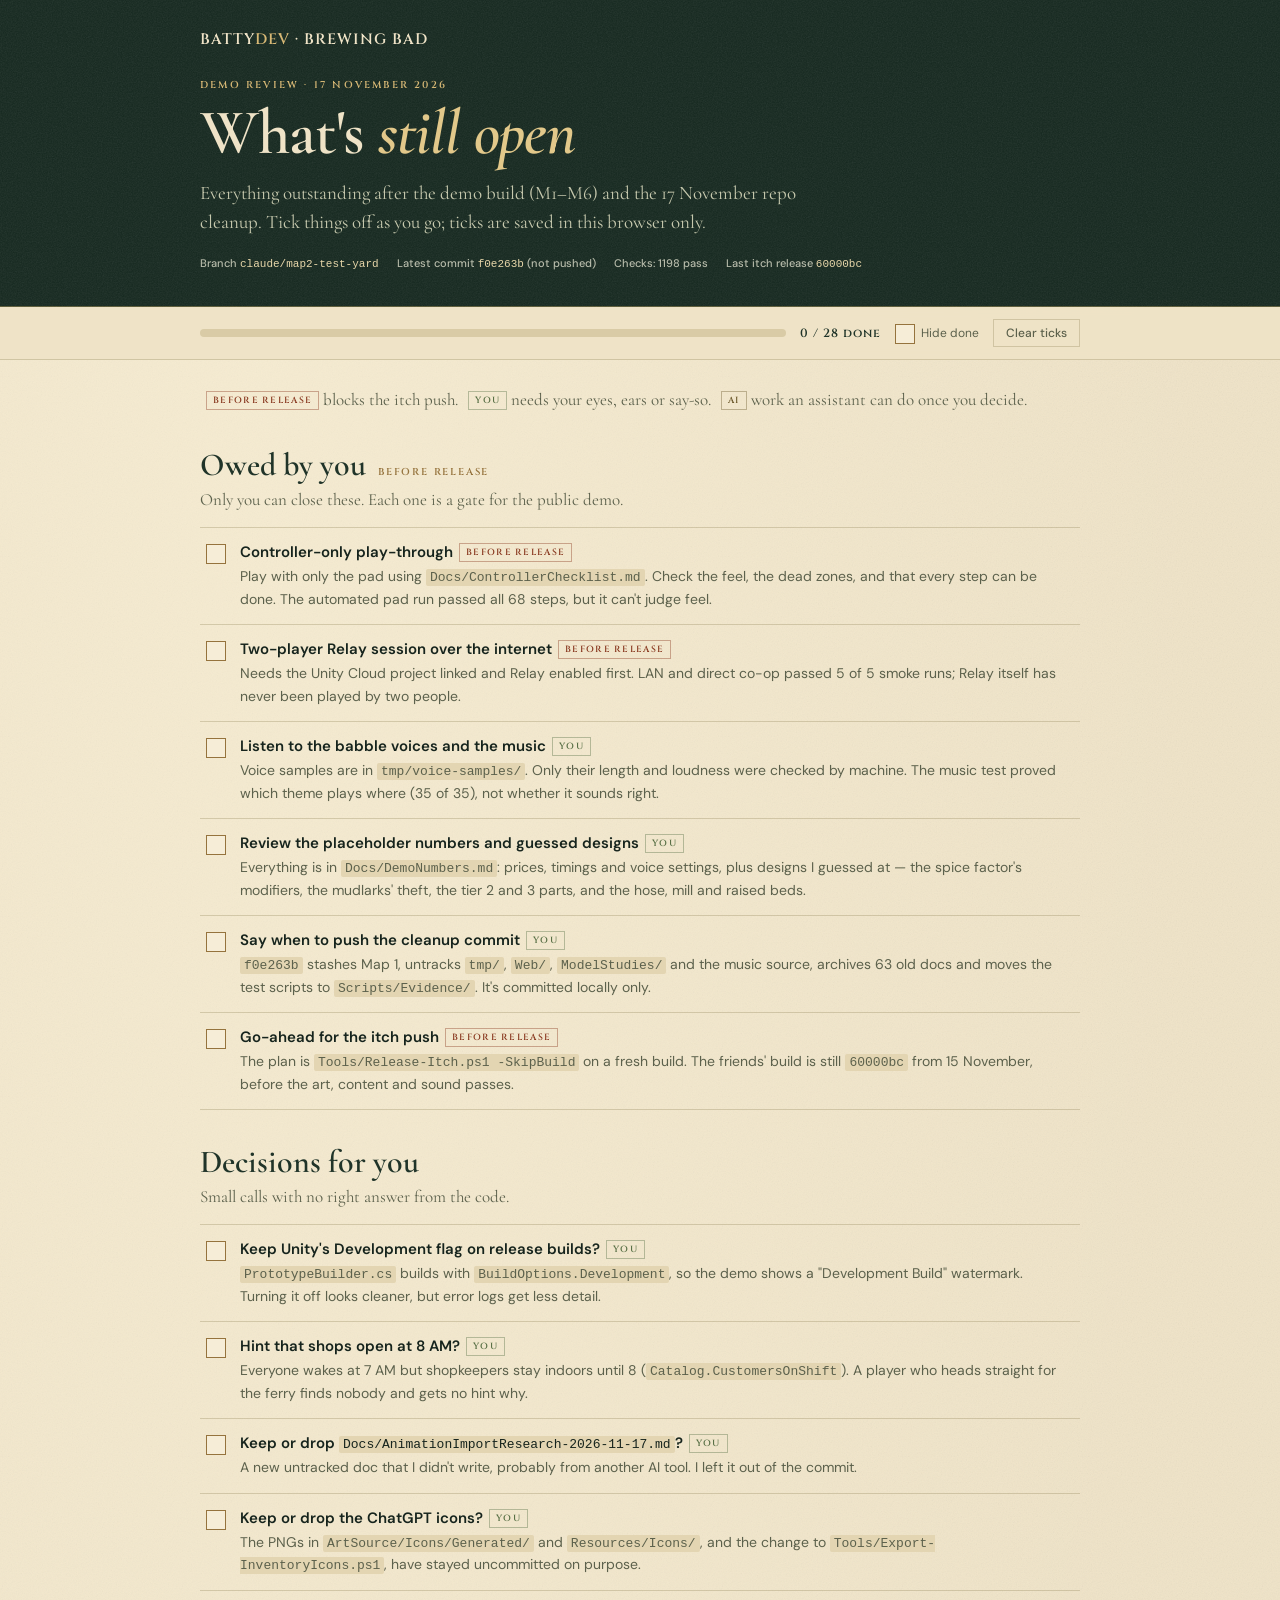
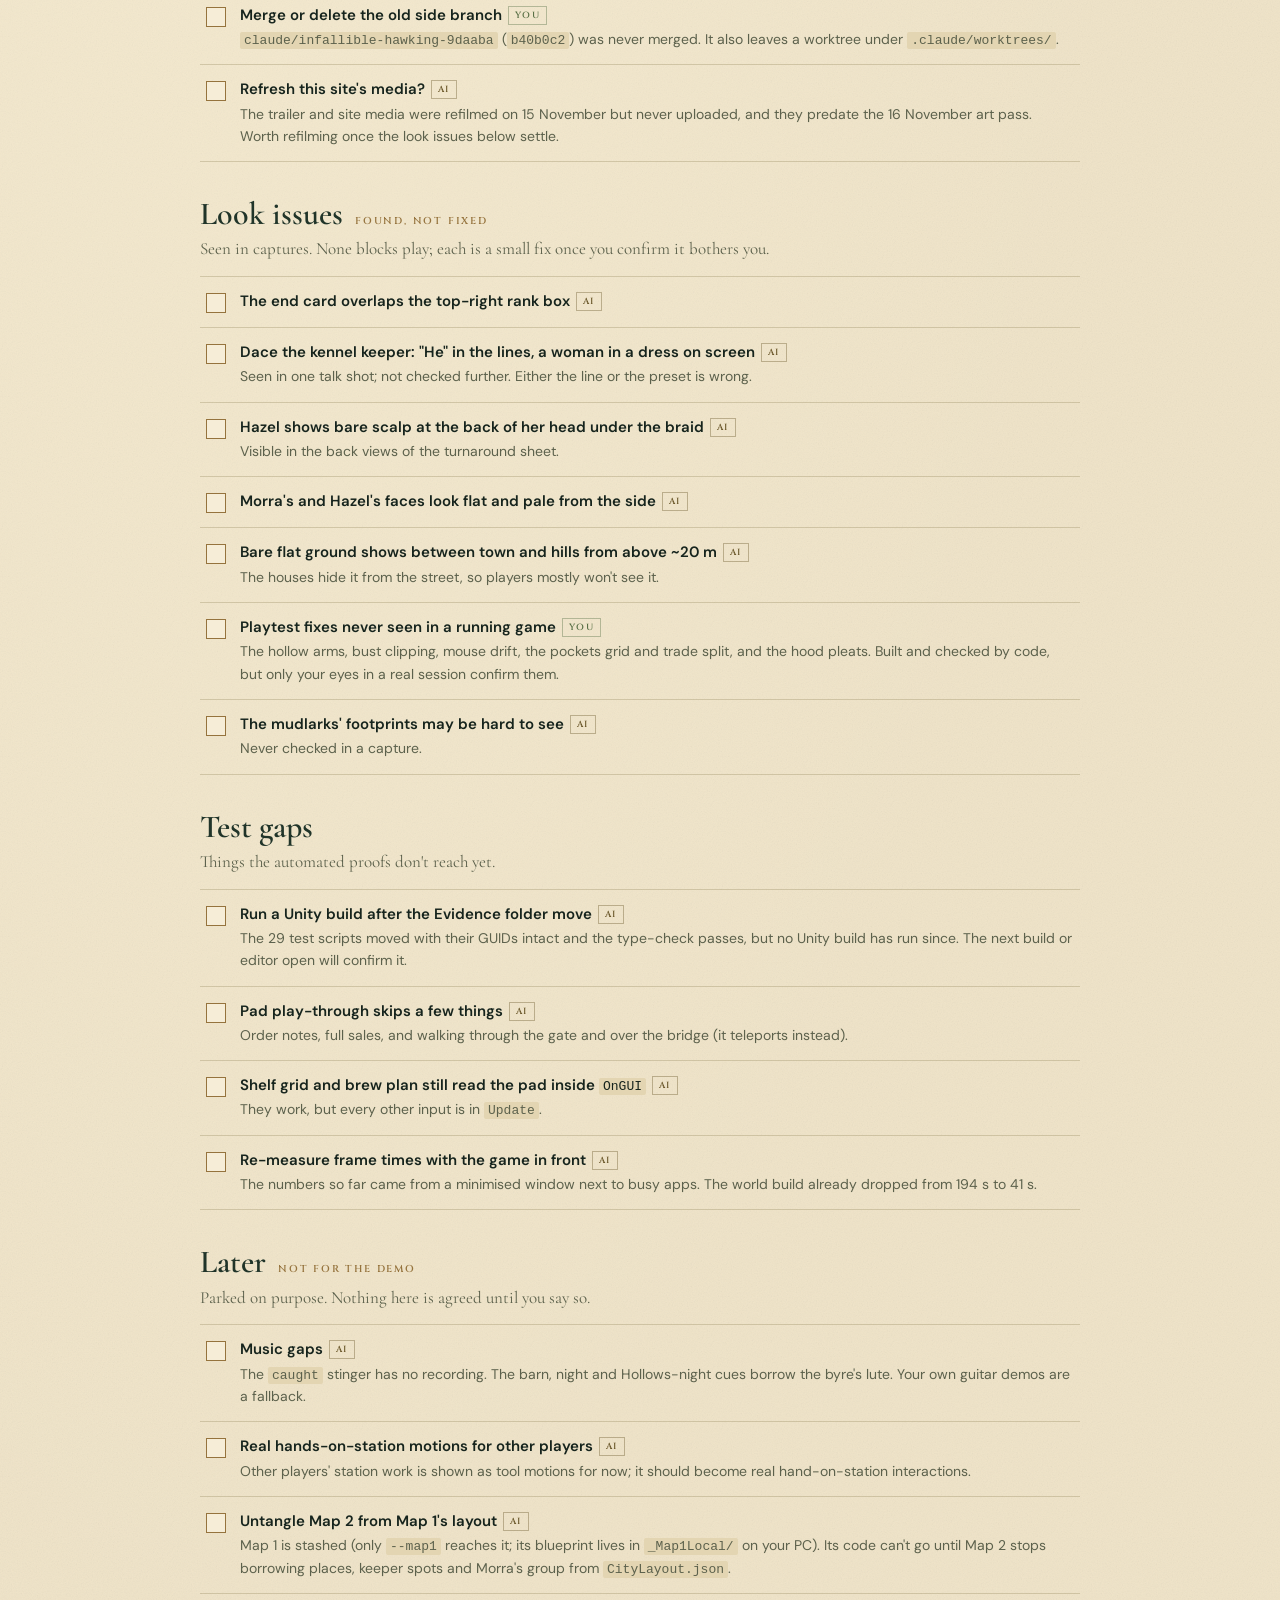
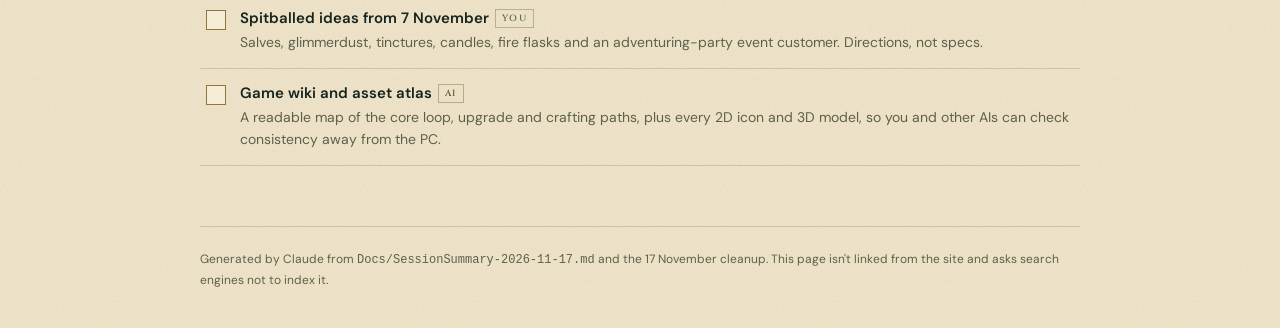
<file: todo/index.html>
<!doctype html>
<html lang="en">
<head>
  <meta charset="utf-8">
  <meta name="viewport" content="width=device-width, initial-scale=1">
  <meta name="robots" content="noindex, nofollow">
  <meta name="theme-color" content="#14201b">
  <title>Brewing Bad To-Do</title>
  <link rel="icon" href="../assets/favicon.svg" type="image/svg+xml">
  <link rel="preconnect" href="https://fonts.googleapis.com">
  <link href="https://fonts.googleapis.com/css2?family=Cormorant+Garamond:ital,wght@0,500;0,600;1,500&family=Cinzel:wght@500;600&family=DM+Sans:wght@400;500;600&display=swap" rel="stylesheet">
  <style>
    :root{color-scheme:light;--forest:#16241d;--ink:#203429;--cream:#efe3c7;--card:#f6edd7;--gold:#d7b875;--bronze:#95733d;--muted:#5c614c;--line:#8c815450;--done:#7d8a6a;
      --serif:'Cormorant Garamond',Georgia,serif;--title:'Cinzel',Georgia,serif;--sans:'DM Sans',Arial,sans-serif}
    *{box-sizing:border-box}
    body{margin:0;font-family:var(--sans);color:var(--ink);background:radial-gradient(ellipse at 20% 10%,#fff7df65,transparent 65%),url('../assets/paper-grain.svg'),var(--cream)}
    a{color:inherit}
    .wrap{width:calc(100% - 32px);max-width:880px;margin-inline:auto}
    header{background:#14271e url('../assets/paper-grain.svg');color:var(--cream);border-bottom:1px solid #b49b5a70}
    header .wrap{padding:28px 0 34px}
    .batty{font:600 15px/1 var(--title);letter-spacing:1px;text-decoration:none}.batty b{color:var(--gold);font-weight:600}
    .eyebrow{font:600 10px/1.6 var(--title);letter-spacing:2.2px;text-transform:uppercase;color:var(--gold);margin:28px 0 8px}
    h1{font:600 clamp(40px,8vw,64px)/1 var(--serif);margin:0;letter-spacing:-1px}
    h1 em{color:#e2c88a}
    .lede{font:19px/1.5 var(--serif);color:#c7c9ae;margin:14px 0 0;max-width:620px}
    .meta{display:flex;flex-wrap:wrap;gap:8px 18px;margin-top:20px;font:500 11px/1.4 var(--sans);color:#b7bbaa}
    .meta code{font-family:ui-monospace,Consolas,monospace;color:#e8d7aa}
    .bar{position:sticky;top:0;z-index:5;background:#efe3c7f2;backdrop-filter:blur(4px);border-bottom:1px solid var(--line)}
    .bar .wrap{display:flex;align-items:center;gap:14px;padding:12px 0;flex-wrap:wrap}
    .progress{flex:1;min-width:160px;height:8px;background:#d9cba6;border-radius:4px;overflow:hidden}
    .progress span{display:block;height:100%;width:0;background:linear-gradient(90deg,#597046,#95733d);transition:width .3s}
    .count{font:600 12px/1 var(--title);letter-spacing:1px;white-space:nowrap}
    .bar label{font-size:12px;color:var(--muted);display:flex;align-items:center;gap:6px;cursor:pointer}
    .bar button{font:500 12px/1 var(--sans);background:none;border:1px solid var(--line);padding:7px 12px;color:var(--muted);cursor:pointer}
    .bar button:hover{border-color:var(--bronze);color:var(--ink)}
    main{padding:28px 0 60px}
    section{margin-top:34px}
    h2{font:600 32px/1.1 var(--serif);margin:0;display:flex;align-items:baseline;gap:12px;flex-wrap:wrap}
    h2 small{font:600 10px/1 var(--title);letter-spacing:1.8px;text-transform:uppercase;color:var(--bronze)}
    .why{font:17px/1.45 var(--serif);color:var(--muted);margin:6px 0 14px}
    ul{list-style:none;margin:0;padding:0;border-top:1px solid var(--line)}
    li{border-bottom:1px solid var(--line)}
    li label{display:grid;grid-template-columns:22px 1fr;gap:12px;padding:14px 6px;cursor:pointer}
    li label:hover{background:#c7c19926}
    input[type=checkbox]{appearance:none;width:20px;height:20px;margin:2px 0 0;border:1.5px solid var(--bronze);background:var(--card);display:grid;place-items:center;cursor:pointer}
    input[type=checkbox]:checked{background:#597046;border-color:#597046}
    input[type=checkbox]:checked::after{content:'';width:5px;height:10px;border:solid var(--cream);border-width:0 2px 2px 0;transform:rotate(45deg) translate(-1px,-1px)}
    input[type=checkbox]:focus-visible{outline:2px solid #a87932;outline-offset:3px}
    .t{display:block;font:600 15px/1.35 var(--sans);color:var(--forest)}
    .d{display:block;font:14px/1.6 var(--sans);color:var(--muted);margin-top:3px}
    .d code,.t code{font:13px ui-monospace,Consolas,monospace;background:#e3d5b2;padding:1px 4px;border-radius:2px;word-break:break-word}
    .tag{display:inline-block;font:600 9px/1 var(--title);letter-spacing:1.3px;text-transform:uppercase;padding:4px 6px;margin-left:6px;vertical-align:2px;border:1px solid}
    .tag.rel{color:#8a3b22;border-color:#8a3b2266}.tag.you{color:#597046;border-color:#59704666}.tag.ai{color:#6d5a2d;border-color:#6d5a2d66}
    li.done .t,li.done .d{color:var(--done);text-decoration:line-through;text-decoration-color:#7d8a6a88}
    body.hide-done li.done{display:none}
    footer{border-top:1px solid var(--line);padding:22px 0 40px;font-size:12px;color:var(--muted);line-height:1.7}
    @media(max-width:600px){h2{font-size:27px}.lede{font-size:17px}li label{padding:12px 2px}}
  </style>
</head>
<body>
  <header>
    <div class="wrap">
      <a class="batty" href="/brewingbad/">BATTY<b>DEV</b> · BREWING BAD</a>
      <p class="eyebrow">Demo review · 17 November 2026</p>
      <h1>What's <em>still open</em></h1>
      <p class="lede">Everything outstanding after the demo build (M1–M6) and the 17 November repo cleanup. Tick things off as you go; ticks are saved in this browser only.</p>
      <div class="meta"><span>Branch <code>claude/map2-test-yard</code></span><span>Latest commit <code>f0e263b</code> (not pushed)</span><span>Checks: 1198 pass</span><span>Last itch release <code>60000bc</code></span></div>
    </div>
  </header>
  <div class="bar"><div class="wrap">
    <div class="progress" aria-hidden="true"><span id="fill"></span></div>
    <span class="count" id="count">0 / 0</span>
    <label><input type="checkbox" id="hide"> Hide done</label>
    <button type="button" id="reset">Clear ticks</button>
  </div></div>

  <main class="wrap">
    <p class="why" style="margin-top:0"><span class="tag rel">Before release</span> blocks the itch push. <span class="tag you">You</span> needs your eyes, ears or say-so. <span class="tag ai">AI</span> work an assistant can do once you decide.</p>

    <section>
      <h2>Owed by you <small>before release</small></h2>
      <p class="why">Only you can close these. Each one is a gate for the public demo.</p>
      <ul>
        <li><label><input type="checkbox" data-id="pad-run"><span><span class="t">Controller-only play-through<span class="tag rel">Before release</span></span><span class="d">Play with only the pad using <code>Docs/ControllerChecklist.md</code>. Check the feel, the dead zones, and that every step can be done. The automated pad run passed all 68 steps, but it can't judge feel.</span></span></label></li>
        <li><label><input type="checkbox" data-id="relay"><span><span class="t">Two-player Relay session over the internet<span class="tag rel">Before release</span></span><span class="d">Needs the Unity Cloud project linked and Relay enabled first. LAN and direct co-op passed 5 of 5 smoke runs; Relay itself has never been played by two people.</span></span></label></li>
        <li><label><input type="checkbox" data-id="listen"><span><span class="t">Listen to the babble voices and the music<span class="tag you">You</span></span><span class="d">Voice samples are in <code>tmp/voice-samples/</code>. Only their length and loudness were checked by machine. The music test proved which theme plays where (35 of 35), not whether it sounds right.</span></span></label></li>
        <li><label><input type="checkbox" data-id="numbers"><span><span class="t">Review the placeholder numbers and guessed designs<span class="tag you">You</span></span><span class="d">Everything is in <code>Docs/DemoNumbers.md</code>: prices, timings and voice settings, plus designs I guessed at — the spice factor's modifiers, the mudlarks' theft, the tier 2 and 3 parts, and the hose, mill and raised beds.</span></span></label></li>
        <li><label><input type="checkbox" data-id="push"><span><span class="t">Say when to push the cleanup commit<span class="tag you">You</span></span><span class="d"><code>f0e263b</code> stashes Map 1, untracks <code>tmp/</code>, <code>Web/</code>, <code>ModelStudies/</code> and the music source, archives 63 old docs and moves the test scripts to <code>Scripts/Evidence/</code>. It's committed locally only.</span></span></label></li>
        <li><label><input type="checkbox" data-id="itch"><span><span class="t">Go-ahead for the itch push<span class="tag rel">Before release</span></span><span class="d">The plan is <code>Tools/Release-Itch.ps1 -SkipBuild</code> on a fresh build. The friends' build is still <code>60000bc</code> from 15 November, before the art, content and sound passes.</span></span></label></li>
      </ul>
    </section>

    <section>
      <h2>Decisions for you</h2>
      <p class="why">Small calls with no right answer from the code.</p>
      <ul>
        <li><label><input type="checkbox" data-id="devflag"><span><span class="t">Keep Unity's Development flag on release builds?<span class="tag you">You</span></span><span class="d"><code>PrototypeBuilder.cs</code> builds with <code>BuildOptions.Development</code>, so the demo shows a "Development Build" watermark. Turning it off looks cleaner, but error logs get less detail.</span></span></label></li>
        <li><label><input type="checkbox" data-id="hours"><span><span class="t">Hint that shops open at 8 AM?<span class="tag you">You</span></span><span class="d">Everyone wakes at 7 AM but shopkeepers stay indoors until 8 (<code>Catalog.CustomersOnShift</code>). A player who heads straight for the ferry finds nobody and gets no hint why.</span></span></label></li>
        <li><label><input type="checkbox" data-id="anim-doc"><span><span class="t">Keep or drop <code>Docs/AnimationImportResearch-2026-11-17.md</code>?<span class="tag you">You</span></span><span class="d">A new untracked doc that I didn't write, probably from another AI tool. I left it out of the commit.</span></span></label></li>
        <li><label><input type="checkbox" data-id="icons"><span><span class="t">Keep or drop the ChatGPT icons?<span class="tag you">You</span></span><span class="d">The PNGs in <code>ArtSource/Icons/Generated/</code> and <code>Resources/Icons/</code>, and the change to <code>Tools/Export-InventoryIcons.ps1</code>, have stayed uncommitted on purpose.</span></span></label></li>
        <li><label><input type="checkbox" data-id="sidebranch"><span><span class="t">Merge or delete the old side branch<span class="tag you">You</span></span><span class="d"><code>claude/infallible-hawking-9daaba</code> (<code>b40b0c2</code>) was never merged. It also leaves a worktree under <code>.claude/worktrees/</code>.</span></span></label></li>
        <li><label><input type="checkbox" data-id="site-media"><span><span class="t">Refresh this site's media?<span class="tag ai">AI</span></span><span class="d">The trailer and site media were refilmed on 15 November but never uploaded, and they predate the 16 November art pass. Worth refilming once the look issues below settle.</span></span></label></li>
      </ul>
    </section>

    <section>
      <h2>Look issues <small>found, not fixed</small></h2>
      <p class="why">Seen in captures. None blocks play; each is a small fix once you confirm it bothers you.</p>
      <ul>
        <li><label><input type="checkbox" data-id="endcard"><span><span class="t">The end card overlaps the top-right rank box<span class="tag ai">AI</span></span></span></label></li>
        <li><label><input type="checkbox" data-id="dace"><span><span class="t">Dace the kennel keeper: "He" in the lines, a woman in a dress on screen<span class="tag ai">AI</span></span><span class="d">Seen in one talk shot; not checked further. Either the line or the preset is wrong.</span></span></label></li>
        <li><label><input type="checkbox" data-id="hazel-scalp"><span><span class="t">Hazel shows bare scalp at the back of her head under the braid<span class="tag ai">AI</span></span><span class="d">Visible in the back views of the turnaround sheet.</span></span></label></li>
        <li><label><input type="checkbox" data-id="side-faces"><span><span class="t">Morra's and Hazel's faces look flat and pale from the side<span class="tag ai">AI</span></span></span></label></li>
        <li><label><input type="checkbox" data-id="bare-plain"><span><span class="t">Bare flat ground shows between town and hills from above ~20 m<span class="tag ai">AI</span></span><span class="d">The houses hide it from the street, so players mostly won't see it.</span></span></label></li>
        <li><label><input type="checkbox" data-id="unseen"><span><span class="t">Playtest fixes never seen in a running game<span class="tag you">You</span></span><span class="d">The hollow arms, bust clipping, mouse drift, the pockets grid and trade split, and the hood pleats. Built and checked by code, but only your eyes in a real session confirm them.</span></span></label></li>
        <li><label><input type="checkbox" data-id="footprints"><span><span class="t">The mudlarks' footprints may be hard to see<span class="tag ai">AI</span></span><span class="d">Never checked in a capture.</span></span></label></li>
      </ul>
    </section>

    <section>
      <h2>Test gaps</h2>
      <p class="why">Things the automated proofs don't reach yet.</p>
      <ul>
        <li><label><input type="checkbox" data-id="unity-build"><span><span class="t">Run a Unity build after the Evidence folder move<span class="tag ai">AI</span></span><span class="d">The 29 test scripts moved with their GUIDs intact and the type-check passes, but no Unity build has run since. The next build or editor open will confirm it.</span></span></label></li>
        <li><label><input type="checkbox" data-id="pad-gaps"><span><span class="t">Pad play-through skips a few things<span class="tag ai">AI</span></span><span class="d">Order notes, full sales, and walking through the gate and over the bridge (it teleports instead).</span></span></label></li>
        <li><label><input type="checkbox" data-id="ongui"><span><span class="t">Shelf grid and brew plan still read the pad inside <code>OnGUI</code><span class="tag ai">AI</span></span><span class="d">They work, but every other input is in <code>Update</code>.</span></span></label></li>
        <li><label><input type="checkbox" data-id="frames"><span><span class="t">Re-measure frame times with the game in front<span class="tag ai">AI</span></span><span class="d">The numbers so far came from a minimised window next to busy apps. The world build already dropped from 194 s to 41 s.</span></span></label></li>
      </ul>
    </section>

    <section>
      <h2>Later <small>not for the demo</small></h2>
      <p class="why">Parked on purpose. Nothing here is agreed until you say so.</p>
      <ul>
        <li><label><input type="checkbox" data-id="music-gaps"><span><span class="t">Music gaps<span class="tag ai">AI</span></span><span class="d">The <code>caught</code> stinger has no recording. The barn, night and Hollows-night cues borrow the byre's lute. Your own guitar demos are a fallback.</span></span></label></li>
        <li><label><input type="checkbox" data-id="hands"><span><span class="t">Real hands-on-station motions for other players<span class="tag ai">AI</span></span><span class="d">Other players' station work is shown as tool motions for now; it should become real hand-on-station interactions.</span></span></label></li>
        <li><label><input type="checkbox" data-id="map1"><span><span class="t">Untangle Map 2 from Map 1's layout<span class="tag ai">AI</span></span><span class="d">Map 1 is stashed (only <code>--map1</code> reaches it; its blueprint lives in <code>_Map1Local/</code> on your PC). Its code can't go until Map 2 stops borrowing places, keeper spots and Morra's group from <code>CityLayout.json</code>.</span></span></label></li>
        <li><label><input type="checkbox" data-id="ideas"><span><span class="t">Spitballed ideas from 7 November<span class="tag you">You</span></span><span class="d">Salves, glimmerdust, tinctures, candles, fire flasks and an adventuring-party event customer. Directions, not specs.</span></span></label></li>
        <li><label><input type="checkbox" data-id="wiki"><span><span class="t">Game wiki and asset atlas<span class="tag ai">AI</span></span><span class="d">A readable map of the core loop, upgrade and crafting paths, plus every 2D icon and 3D model, so you and other AIs can check consistency away from the PC.</span></span></label></li>
      </ul>
    </section>
  </main>

  <footer class="wrap">Generated by Claude from <code>Docs/SessionSummary-2026-11-17.md</code> and the 17 November cleanup. This page isn't linked from the site and asks search engines not to index it.</footer>

  <script>
    (function(){
      var KEY='bb-todo-2026-11-17',boxes=[].slice.call(document.querySelectorAll('li input[type=checkbox]')),state={};
      try{state=JSON.parse(localStorage.getItem(KEY)||'{}')||{}}catch(e){state={}}
      function save(){try{localStorage.setItem(KEY,JSON.stringify(state))}catch(e){}}
      function paint(){var n=0;boxes.forEach(function(b){var on=!!state[b.dataset.id];b.checked=on;b.closest('li').classList.toggle('done',on);if(on)n++});
        document.getElementById('count').textContent=n+' / '+boxes.length+' done';document.getElementById('fill').style.width=(boxes.length?n/boxes.length*100:0)+'%';
        var hide=document.getElementById('hide');hide.checked=!!state._hide;document.body.classList.toggle('hide-done',!!state._hide)}
      boxes.forEach(function(b){b.addEventListener('change',function(){if(b.checked)state[b.dataset.id]=1;else delete state[b.dataset.id];save();paint()})});
      document.getElementById('hide').addEventListener('change',function(e){state._hide=e.target.checked?1:0;save();paint()});
      document.getElementById('reset').addEventListener('click',function(){var h=state._hide;state={_hide:h};save();paint()});
      paint();
    })();
  </script>
</body>
</html>
</file>
<file: style.css>
@import url('https://fonts.googleapis.com/css2?family=Cormorant+Garamond:ital,wght@0,400;0,500;0,600;0,700;1,400;1,500&family=Cinzel:wght@500;600;700&family=DM+Sans:wght@400;500;600;700&display=swap');
:root{color-scheme:light;--forest:#16241d;--ink:#203429;--cream:#efe3c7;--gold:#d7b875;--muted:#b7bbaa;--serif:'Cormorant Garamond',Georgia,serif;--title:'Cinzel',Georgia,serif;font-family:'DM Sans',Arial,sans-serif;background:var(--cream);color:var(--ink);font-synthesis:none}
*{box-sizing:border-box}html{scroll-behavior:smooth;scroll-padding-top:32px}body{margin:0;background:radial-gradient(ellipse at 20% 10%,#fff7df65,transparent 65%),url('assets/paper-grain.svg'),var(--cream)}a{color:inherit;text-decoration:none}button{font:inherit;color:inherit}button,a,summary{touch-action:manipulation}button,a{-webkit-tap-highlight-color:transparent}a:focus-visible,button:focus-visible,summary:focus-visible,[tabindex]:focus-visible{outline:2px solid #a87932;outline-offset:5px}img{max-width:100%;display:block}.wrap{width:calc(100% - 96px);max-width:1280px;margin-inline:auto}.skip{position:fixed;top:-100px;left:18px;z-index:20;background:var(--cream);color:var(--forest);padding:12px 20px}.skip:focus{top:15px}
.header{position:absolute;z-index:8;left:0;right:0;height:88px;display:flex;align-items:center;justify-content:space-between;gap:24px;color:var(--cream);border-bottom:1px solid #e8d7ad35}.batty{font:600 20px/1 var(--title);letter-spacing:1px}.batty>span:first-child{color:var(--gold)}.slash,.project-name{display:none}.header nav{display:flex;align-items:center;gap:40px;font:500 11px/1.2 var(--title);letter-spacing:1.5px;text-transform:uppercase}.header nav a{padding:14px 0}.header nav a:hover{color:var(--gold)}.header .nav-demo{border-bottom:1px solid var(--gold)}.nav-demo span{margin-left:14px}
/* Scenic opening: current game capture behind the actual Blender character render. */
.hero{position:relative;isolation:isolate;overflow:hidden;min-height:810px;color:var(--cream);background:#17231e}.hero-backdrop{position:absolute;z-index:-3;inset:0;width:100%;height:100%;object-fit:cover;object-position:center 45%}.hero:before{content:'';position:absolute;z-index:-2;inset:0;background:linear-gradient(90deg,#0d1916f2 0%,#11201ad6 27%,#13251c73 49%,#0d171520 77%,#10201850),linear-gradient(0deg,#0d1916c9,transparent 40%,#111a1640)}.hero:after{content:'';position:absolute;left:-1px;right:-1px;bottom:-1px;height:26px;z-index:5;background:var(--cream) url('assets/paper-grain.svg');clip-path:polygon(0 47%,1% 38%,2% 53%,3% 34%,4% 46%,5% 28%,7% 49%,9% 30%,11% 47%,13% 23%,15% 42%,17% 31%,19% 51%,21% 34%,23% 43%,25% 22%,27% 45%,29% 29%,31% 46%,33% 31%,35% 54%,37% 38%,39% 45%,41% 25%,43% 43%,45% 26%,47% 48%,49% 38%,51% 55%,53% 30%,55% 47%,57% 35%,59% 51%,61% 28%,63% 42%,65% 25%,67% 45%,69% 36%,71% 53%,73% 27%,75% 44%,77% 32%,79% 49%,81% 25%,83% 43%,85% 36%,87% 52%,89% 29%,91% 46%,93% 32%,95% 48%,97% 25%,99% 47%,100% 35%,100% 100%,0 100%)}
.hero-copy{position:relative;z-index:4;padding:134px 0 76px;margin-left:max(48px,calc((100vw - 1280px)/2));width:580px;max-width:45%}.eyebrow{font:600 10px/1.6 var(--title);letter-spacing:2.3px;text-transform:uppercase;margin:0 0 22px}.hero .eyebrow{color:#dac99f;font-size:9px}.status-dot{display:inline-block;background:var(--gold);width:5px;height:5px;margin-right:9px;vertical-align:2px;transform:rotate(45deg)}h1{font:600 clamp(75px,7.2vw,114px)/.9 var(--title);letter-spacing:-3px;text-transform:uppercase;margin:25px 0 0;text-shadow:0 3px 14px #0009}h1>span{display:block;margin-left:78px;font-size:1.22em;letter-spacing:1px}.herbal-rule{display:flex;align-items:center;justify-content:center;gap:14px;max-width:400px;color:var(--gold);height:47px;margin:5px 0 0 25px}.herbal-rule:before,.herbal-rule:after{content:'';height:1px;background:var(--gold);flex:1;opacity:.7}.herbal-rule>span{font:40px/1 Georgia;transform:rotate(5deg)}.herbal-rule>span:last-child{transform:scaleX(-1)}.herbal-rule svg{width:28px;height:37px;stroke:var(--gold);stroke-width:1.5;fill:none}.tagline{font:500 38px/1.08 var(--serif);margin:18px 0 17px;letter-spacing:-.2px;text-shadow:0 2px 8px #0009}em{font-family:var(--serif);font-weight:500;font-style:italic}.hero .tagline em{color:#f0dfaf;font-style:normal}.hero-description{font:400 15px/1.75 var(--serif);font-size:20px;color:#d9d2ba;max-width:365px;margin:0 0 25px}.hero-actions{display:flex;align-items:flex-start;flex-direction:column;gap:12px}.button{display:inline-flex;align-items:center;justify-content:space-between;gap:36px;font:600 13px/1.2 var(--title);letter-spacing:1px;text-transform:uppercase;padding:17px 25px;min-height:54px;border:1px solid #d5b778;outline:1px solid #b28a45;outline-offset:4px;clip-path:polygon(8px 0,calc(100% - 8px) 0,100% 8px,100% calc(100% - 8px),calc(100% - 8px) 100%,8px 100%,0 calc(100% - 8px),0 8px);box-shadow:inset 0 0 0 4px #221c1170;transition:background .2s,color .2s}.primary{background:linear-gradient(#7b5523d9,#3e2c19ec);color:#f2d997}.primary:hover{background:#896028;color:#fff1c8}.button>span{font:24px/1 var(--serif)}.text-link{font:19px/1.2 var(--serif);color:#e8d7aa;padding:8px 0}.text-link span{margin-left:22px}.text-link:hover{color:white}.micro{font:500 8px/1.6 var(--title);letter-spacing:1.4px;margin-top:17px;color:var(--muted)}.micro span{margin:0 7px}.hero-art{position:absolute;inset:0 0 0 43%;z-index:2;pointer-events:none}.alchemists{position:absolute;width:1070px;max-width:none;height:auto;right:-25px;top:-32px;filter:drop-shadow(0 10px 20px #0a130a55)}.character-label{position:absolute;right:35px;bottom:59px;color:var(--cream);text-shadow:0 2px 5px #000;z-index:3}.character-label span{font:500 9px/1.3 var(--title);letter-spacing:2px}.character-label small{display:block;font:italic 20px/1.1 var(--serif);margin-top:4px}.render-note{position:absolute;bottom:31px;right:35px;z-index:3;font:9px/1.2 'DM Sans',sans-serif;color:#d9d6bc;margin:0;text-shadow:0 1px 5px #000}
.recipe-strip{background:var(--cream) url('assets/paper-grain.svg');border-bottom:1px solid #53614240}.recipe-strip>.wrap{min-height:76px;display:flex;align-items:center;justify-content:space-between;gap:18px}.recipe-strip span{font:500 15px/1 var(--title);letter-spacing:1px;white-space:nowrap}.recipe-strip b{color:#977b40;font-size:13px;font-weight:400}
.section{padding-block:88px}.section-heading{display:flex;align-items:flex-end;justify-content:space-between;gap:50px;margin-bottom:35px}.section-heading .eyebrow{color:#6c694c;margin-bottom:12px}.section-heading>p{font:19px/1.5 var(--serif);max-width:365px;margin:0;color:#4c5c49}h2{font:600 55px/1.02 var(--serif);letter-spacing:-1.2px;margin:0}h2 em{color:#597046}.workbench{display:grid;grid-template-columns:31% 1fr;gap:38px;align-items:start}.step-tabs{border-top:1px solid #8c815450;padding-top:8px}.step-tabs button{position:relative;display:flex;align-items:center;width:100%;gap:14px;font:500 20px/1.1 var(--serif);text-align:left;border:0;border-bottom:1px solid #8c815450;background:none;padding:26px 8px;cursor:pointer;color:#59614a}.step-tabs button>span{font:10px/1 var(--title);color:#8c8057}.step-tabs button>b{font:24px/1 var(--serif);margin-left:auto;color:#92743c;font-weight:400}.step-tabs button[aria-selected=true]{color:var(--forest);border-bottom-color:#94723e;background:#c7c19936}.step-tabs button[aria-selected=true]:before{content:'';position:absolute;left:0;top:14px;bottom:14px;width:2px;background:#95733d}.step-tabs button:hover{color:#182b1d}.image-button{padding:0;border:0;background:#17261c;position:relative;display:block;width:100%;text-align:left;cursor:zoom-in;box-shadow:0 8px 20px #3f331b20;overflow:hidden}.image-button img{width:100%;height:auto;aspect-ratio:16/9;object-fit:cover;transition:transform .35s}.image-button:hover img{transform:scale(1.025)}.image-badge{position:absolute;left:0;right:0;bottom:0;display:flex;align-items:center;justify-content:space-between;padding:25px 15px 12px;background:linear-gradient(transparent,#0c1918dd);color:#eee3c4;font:8px/1.2 var(--title);letter-spacing:1.4px}.image-badge>span{font:23px/1 var(--serif)}.process-description{display:grid;grid-template-columns:1fr 1.25fr;gap:25px;padding-top:23px}.process-description h3{font:600 27px/1.05 var(--serif);margin:0}.process-description p{font-size:12px;line-height:1.85;color:#5c614c;margin:0}
.ward-section{position:relative;background:#14271e url('assets/paper-grain.svg');color:var(--cream);padding-block:80px;border-block:1px solid #b49b5a70}.ward-layout{display:grid;grid-template-columns:1.15fr 1fr;align-items:center;gap:70px}.ward-image .image-button{border:5px solid #baaa78;outline:1px solid #a7935c;outline-offset:5px;transform:rotate(-1.5deg);box-shadow:0 12px 20px #0004}.ward-image .image-button img{aspect-ratio:4/4.15;object-position:50% 50%}.ward-copy>.eyebrow{color:var(--gold)}.ward-copy h2 em{color:#d9c68b}.ward-copy>p:not(.eyebrow){font:20px/1.5 var(--serif);color:#c0c5aa;margin:25px 0;max-width:390px}.features{list-style:none;padding:0;margin:0}.features li{display:flex;align-items:flex-start;gap:19px;border-top:1px solid #c4b77930;padding-top:20px;margin-top:20px}.features li>span{font:12px/1 var(--title);color:var(--gold);padding-top:6px}.features h3{font:600 24px/1.1 var(--serif);margin:0 0 9px}.features p{font-size:12px;line-height:1.8;color:#b9c0a7;margin:0;max-width:350px}.gallery{display:grid;grid-template-columns:repeat(3,1fr);gap:26px}.gallery figure{margin:0}.gallery .image-button{border:5px solid #e6d6b1;outline:1px solid #9c8c6250}.gallery figure:nth-child(1){transform:rotate(-1deg)}.gallery figure:nth-child(3){transform:rotate(1deg)}.gallery figcaption{font:500 25px/1.15 var(--serif);margin-top:18px}.screenshots .section-heading{margin-bottom:42px}
.demo-section{position:relative;text-align:center;padding:65px 30px;background:#203327 url('assets/paper-grain.svg');color:var(--cream);border:1px solid #b9a26c;outline:1px solid #b9a26c80;outline-offset:7px;overflow:hidden;margin-top:12px}.demo-section:before,.demo-section:after{content:'❧';position:absolute;left:-30px;top:30px;font:250px/1 Georgia;color:#c4b47718;transform:rotate(40deg);pointer-events:none}.demo-section:after{left:auto;right:-30px;top:auto;bottom:25px;transform:rotate(210deg)}.demo-section h2{font-size:75px}.demo-section h2 em{color:#e2c88a}.demo-section>.eyebrow{color:var(--gold)}.demo-section>p:not(.eyebrow):not(.micro):not(.demo-honesty){font:22px/1.5 var(--serif);max-width:390px;margin:25px auto;color:#c7c9ae}.demo-section>.button{margin-top:5px}.demo-section>.micro{color:#d5bd85}.demo-honesty{font-size:11px;color:#bac0a6;margin-top:22px;line-height:1.8}.demo-decoration{display:none}.demo-section>*{position:relative;z-index:1}.faq{max-width:850px}.faq>.eyebrow{color:#687045;margin-bottom:25px}details{border-top:1px solid #6e76534d}details:last-child{border-bottom:1px solid #6e76534d}summary{padding:22px 0;display:flex;align-items:center;justify-content:space-between;gap:20px;list-style:none;cursor:pointer;font:600 25px/1.2 var(--serif)}summary::-webkit-details-marker{display:none}summary span{font:24px/1 var(--serif);color:#90713b}details[open] summary span{transform:rotate(45deg)}details>p{margin:0 0 25px;max-width:700px;font-size:13px;line-height:1.8;color:#58624c}.footer{border-top:1px solid #71744e55;padding-block:30px;display:flex;align-items:center;justify-content:space-between;gap:25px}.footer .batty{font-size:17px}.footer .batty>span:first-child{color:#596b43}.footer p{font:8px/1.5 var(--title);letter-spacing:1px;color:#66704f}.footer p span{margin:0 8px}.footer>a:last-child{font:18px/1 var(--serif);color:#626742}dialog{color:#ece2c8;background:#17271f;border:1px solid #b59a63;max-width:min(94vw,1500px);max-height:94dvh;padding:16px;box-shadow:0 15px 80px #0008}dialog::backdrop{background:#07110cf0}dialog img{max-height:76dvh;width:auto;object-fit:contain;margin:auto}dialog p{font:17px/1.5 var(--serif);color:#bec2aa;margin:14px 0 0}.dialog-close{display:block;margin:0 0 14px auto;padding:8px 17px;border:1px solid #a38c57;background:transparent;color:#dec995;font:16px/1 var(--serif);cursor:pointer}body:has(dialog[open]){overflow:hidden}
@media(min-width:1600px){.hero{min-height:900px}.hero-copy{padding-top:160px}.hero-art .alchemists{width:1220px;right:0;top:-40px}.hero-art{left:45%}.hero h1{font-size:124px}.hero-description{font-size:22px}}
@media(min-width:701px) and (max-height:800px){.hero{min-height:720px}.hero-copy{padding-top:117px;padding-bottom:54px}.hero h1{font-size:clamp(70px,6.8vw,101px);margin-top:17px}.hero .eyebrow{margin-bottom:16px}.herbal-rule{height:39px}.tagline{font-size:34px;margin:13px 0}.hero-description{font-size:18px;margin-bottom:20px}.hero-art .alchemists{width:970px;top:-30px}.hero .micro{margin-top:14px}}
@media(max-width:1100px){.wrap{width:calc(100% - 56px)}.hero{min-height:760px}.hero-copy{margin-left:28px;max-width:49%;padding-top:132px}.hero h1{font-size:clamp(68px,8vw,94px);letter-spacing:-2px}.hero h1>span{margin-left:60px}.hero-art{left:43%;}.hero-art .alchemists{width:900px;right:-120px;top:5px}.hero-description{max-width:300px;font-size:18px}.hero .tagline{font-size:35px}.hero .button{font-size:11px;padding:16px 20px;gap:22px}.herbal-rule{max-width:320px;margin-left:5px}.hero .eyebrow{font-size:8px;letter-spacing:1.4px}.section{padding-block:70px}.section-heading{gap:35px}h2{font-size:47px}.section-heading>p{max-width:310px;font-size:18px}.workbench{grid-template-columns:32% 1fr;gap:24px}.step-tabs button{font-size:18px;gap:9px;padding-block:22px}.ward-layout{gap:40px}.gallery{gap:20px}.gallery figcaption{font-size:22px}.process-description{grid-template-columns:1fr;gap:12px}.recipe-strip span{font-size:12px}.recipe-strip>.wrap{gap:12px}.header nav{gap:28px}.demo-section h2{font-size:68px}}
@media(max-width:700px){.wrap{width:calc(100% - 36px)}.header{height:68px;gap:16px}.batty{font-size:16px;letter-spacing:.5px}.header nav{font-size:8px;gap:16px;letter-spacing:.7px;white-space:nowrap}.nav-demo span{display:none}.hero{min-height:0;display:flex;flex-direction:column;padding:0 20px 35px;overflow:hidden}.hero-copy{display:contents;margin:0;max-width:none;width:auto;padding:0}.hero-backdrop{height:100%;object-position:48% 30%}.hero:before{background:linear-gradient(0deg,#11211afc 0%,#122219de 18%,#14231960 50%,#102018c9 100%)}.hero .eyebrow{order:0;font-size:7px;letter-spacing:1.5px;padding-top:98px;margin:0;text-align:center}.hero h1{order:1;text-align:center;font-size:clamp(59px,16.7vw,98px);letter-spacing:-1px;margin:22px 0 0;text-shadow:0 3px 10px #000a}.hero h1>span{margin-left:0;font-size:1.15em;line-height:.9}.herbal-rule{order:2;max-width:250px;width:100%;margin:0 auto;height:39px;gap:9px}.herbal-rule>span{font-size:31px}.herbal-rule svg{width:22px;height:30px}.hero-art{order:3;position:relative;inset:auto;align-self:stretch;height:260px;margin:0 -20px;overflow:hidden;pointer-events:none}.hero-art .alchemists{position:absolute;width:550px;max-width:none;height:auto;right:50%;transform:translateX(50%);top:-38px;filter:drop-shadow(0 6px 10px #0004)}.character-label{display:none}.render-note{left:0;right:0;bottom:7px;text-align:center;font-size:7px}.hero .tagline{order:4;text-align:center;font-size:31px;line-height:1.05;margin:20px 0 19px}.hero-actions{order:5;align-items:center;gap:10px}.hero .button{font-size:11px;padding:15px 23px;min-height:49px;gap:26px}.hero .text-link{font-size:18px}.hero .micro{order:6;text-align:center;font-size:7px;letter-spacing:1px;margin:12px 0 0}.hero-description{order:7;text-align:center;margin:20px auto 12px;max-width:340px;font-size:18px;line-height:1.5}.hero:after{height:21px}.recipe-strip>.wrap{min-height:58px;gap:10px;width:calc(100% - 28px)}.recipe-strip span{font-size:9px;letter-spacing:.4px}.recipe-strip span:last-child,.recipe-strip b:last-of-type{display:none}.recipe-strip b{font-size:8px}.section{padding-block:53px}.eyebrow{font-size:8px;letter-spacing:1.6px}.section-heading{display:block;margin-bottom:29px}.section-heading>p{max-width:none;font-size:19px;margin-top:18px}.section-heading .eyebrow{margin-bottom:12px}h2{font-size:42px;letter-spacing:-.7px}.workbench{display:flex;flex-direction:column;gap:24px}.step-tabs{display:grid;grid-template-columns:1fr 1fr;gap:0 15px;align-self:stretch}.step-tabs button{font-size:18px;padding:18px 5px;gap:8px}.step-tabs button>span{font-size:8px}.step-tabs button>b{font-size:19px}.process-description{padding-top:20px;gap:12px}.process-description h3{font-size:28px}.process-description p{font-size:12px}.ward-section{padding-block:56px}.ward-layout{display:flex;flex-direction:column-reverse;gap:32px;align-items:stretch}.ward-image{margin:0 7px}.ward-image .image-button img{aspect-ratio:16/12}.ward-copy>p:not(.eyebrow){font-size:20px;max-width:none}.features p{font-size:12px;max-width:none}.features h3{font-size:25px}.gallery{grid-template-columns:1fr;gap:30px;margin-inline:5px}.gallery figure:nth-child(3){transform:rotate(-.5deg)}.gallery figcaption{font-size:26px;margin-top:13px}.image-badge{font-size:7px;letter-spacing:1px}.demo-section{padding:48px 20px;margin-top:5px}.demo-section h2{font-size:56px}.demo-section>.eyebrow{font-size:8px}.demo-section>p:not(.eyebrow):not(.micro):not(.demo-honesty){font-size:21px}.demo-section>.button{font-size:11px;padding-inline:19px;gap:20px}.demo-section>.micro{font-size:7px;letter-spacing:.6px}.demo-honesty{font-size:10px;max-width:260px;margin-inline:auto}summary{font-size:24px;padding-block:20px}details>p{font-size:12px}.footer{flex-wrap:wrap;gap:15px;padding-block:25px}.footer p{order:3;width:100%;margin:0;font-size:7px;letter-spacing:.6px}.footer>a:last-child{font-size:17px}dialog{padding:11px}dialog p{font-size:16px}}
@media(max-width:360px){.header{gap:10px}.header .batty{font-size:14px}.header nav{font-size:7px;gap:11px;letter-spacing:.4px}.hero{padding-inline:17px}.hero .eyebrow{font-size:6px}.hero h1{font-size:57px}.hero-art{height:238px;margin-inline:-17px}.hero-art .alchemists{width:510px;top:-36px}.hero .tagline{font-size:29px}.hero .button{font-size:10px;padding-inline:19px}.step-tabs button{font-size:16px;gap:6px}.step-tabs button>b{font-size:16px}.recipe-strip>.wrap{gap:7px}.recipe-strip span{font-size:8px}.demo-section h2{font-size:49px}}
@media(prefers-reduced-motion:reduce){html{scroll-behavior:auto}*,*:before,*:after{animation:none!important;transition:none!important}}
.gallery-world{grid-template-columns:1fr 1fr;margin-top:43px;gap:35px}.gallery-world figure:nth-child(1){transform:rotate(-.5deg)}.gallery-world figure:nth-child(2){transform:rotate(.5deg)}
@media(max-width:700px){.gallery-world{grid-template-columns:1fr;gap:30px;margin-top:32px}}
.herbal-rule .sprig{width:88px;height:43px;stroke-width:1.1}.herbal-rule .mirror{transform:scaleX(-1)}.herbal-rule .flask{width:28px}.herbal-rule:before,.herbal-rule:after{display:none}
@media(max-width:700px){.herbal-rule .sprig{width:67px;height:34px}.herbal-rule .flask{width:23px}}
@media(min-width:1101px){.hero-copy{padding-top:124px;padding-bottom:55px}.hero-description{font-size:20px;line-height:1.5;max-width:390px}.hero h1{margin-top:18px}.hero .eyebrow{margin-bottom:15px}.herbal-rule{height:40px}.hero .tagline{margin-top:15px;margin-bottom:17px}.hero{min-height:790px}}
/* Keep both faces clear of the copy at intermediate tablet widths. */
@media(min-width:701px) and (max-width:1100px){.hero-art .alchemists{width:clamp(600px,66vw,740px);right:-75px;top:96px}.hero-art{left:46%}}
/* Captures are non-interactive animated artwork, with no player chrome. */
.video-frame{background:#14231b;box-shadow:0 8px 20px #3f331b20;overflow:hidden;width:100%}
.video-frame video{display:block;width:100%;height:auto;aspect-ratio:16/9;object-fit:contain;background:#14231b;pointer-events:none}
.clip-note{font:10px/1.6 'DM Sans',sans-serif;color:#647052;margin:11px 0 0}
.ward-image .video-frame{border:5px solid #baaa78;outline:1px solid #a7935c;outline-offset:5px;transform:rotate(-1deg);box-shadow:0 12px 20px #0004}
.ward-image .clip-note{color:#c2c8ae;margin-top:18px}
.gallery .video-frame{border:5px solid #e6d6b1;outline:1px solid #9c8c6250}
.capture-note{max-width:700px;color:#63704f;font:12px/1.8 'DM Sans',sans-serif;margin:30px 0 0}
@media(max-width:700px){.clip-note{font-size:9px}.capture-note{font-size:11px;margin-top:24px}}

.playback-intro{font:italic 20px/1.3 var(--serif);color:#596549;border-bottom:1px solid #8c815450;margin:0 0 30px;padding-bottom:15px}
</file>
<file: public-refresh.css>
/* Public-page capture additions; the invite keeps its own layout. */
.opening-captures .gallery-world{margin-top:0}
.capture-copy{font-size:14px;line-height:1.8;color:#526047;margin:13px 0 0}
.scene-gallery .image-button img,.opening-captures .image-button img{aspect-ratio:16/9;object-fit:cover}
.scene-gallery{row-gap:35px}
@media(max-width:700px){.capture-copy{font-size:14px;line-height:1.75}.opening-captures .gallery{gap:32px}}
/* The trailer has sound, so it keeps the player controls the silent loops leave out. */
.trailer-section{padding-bottom:40px}.trailer-section .video-frame{border:5px solid #e6d6b1;outline:1px solid #9c8c6250}.trailer-section .video-frame video{pointer-events:auto;background:#000}
</file>
<file: invite/invite.css>
/* Invite additions reuse the promo palette, paper, wood and real model render. */
section[id]{scroll-margin-top:25px}.hero .micro{font-size:10px;letter-spacing:.8px}.hero .micro span{margin:0}.hero .tagline{font-size:36px}.hero-description{font-size:18px}.opening-grid{display:grid;grid-template-columns:1fr 1fr;gap:36px}.opening-beat{background:#e8ddbf;border:1px solid #a1936850;box-shadow:0 5px 18px #49351b0a}.opening-beat img,.byre-pair img,.setup-shots img,.ward-image img{display:block;width:100%;height:auto;aspect-ratio:16/9;object-fit:cover}.opening-beat>div{padding:25px}.opening-beat h3,.setup-layout h3,.try-board h3{font:600 30px/1.1 var(--serif);margin:0 0 14px}.opening-beat p:last-child{font-size:14px;line-height:1.8;margin:0}.opening-beat .eyebrow{color:#686144}.byre-pair{display:grid;grid-template-columns:1fr 1fr;gap:24px;margin-top:45px}.byre-pair figure,.setup-shots figure,.ward-image figure{margin:0}.byre-pair figcaption,.setup-shots figcaption,.ward-image figcaption{font:italic 19px/1.4 var(--serif);margin-top:12px}.ward-image figure+figure{margin-top:30px}.ward-image img{border:4px solid #b5a67d;box-shadow:0 9px 20px #0003}.ward-layout{align-items:start}.download-section{padding-top:85px}.download-board{background:#203327 url('../assets/paper-grain.svg');border:1px solid #aa925b;outline:1px solid #aa925b80;outline-offset:6px;padding:48px;color:var(--cream)}.download-board .eyebrow{color:var(--gold)}.download-board h2 em{color:#e2c88a}.download-board>p:not(.eyebrow){font:21px/1.5 var(--serif);max-width:620px;margin:25px 0}.download-board .button{margin:3px 0 15px}.button[aria-disabled=true]{opacity:.65;cursor:default;filter:saturate(.4);pointer-events:none}.build-details{display:grid;grid-template-columns:1fr 1fr;gap:20px;margin:28px 0 0;border-top:1px solid #d1ba7e50;padding-top:22px}.build-details div{min-width:0}.build-details dt{font:11px/1.5 var(--title);text-transform:uppercase;letter-spacing:1.2px;color:#d5bd85}.build-details dd{margin:6px 0 0;font-size:14px;line-height:1.6}.build-details .checksum{grid-column:1/-1}.checksum dd{font-family:monospace;overflow-wrap:anywhere}.setup-layout{display:grid;grid-template-columns:1.2fr 1fr;gap:50px;margin-top:55px}.setup-steps{padding-left:25px;font-size:15px;line-height:1.8;margin:20px 0 0}.setup-steps li{padding-left:9px;margin-bottom:20px}.setup-steps li::marker{font-weight:bold;color:#76552d}.setup-shots figure+figure{margin-top:28px}.setup-shots img{border:4px solid #d6c49b}code{font-size:.92em;overflow-wrap:anywhere}.feedback-layout{display:grid;grid-template-columns:1.25fr 1fr;gap:65px;align-items:center}.feedback-layout h2 em{color:#dec38c}.feedback-layout p{font-size:15px;line-height:1.8;color:#d2d3bb}.folder-path{display:block;padding:18px;border:1px solid #c9af6b70;background:#0e201a;font-size:13px;line-height:1.8;overflow-wrap:anywhere}.try-board{background:#e5d6b4 url('../assets/paper-grain.svg');color:#293b2b;padding:30px;border:5px solid #665135;box-shadow:0 8px 20px #0003;transform:rotate(1deg)}.try-board ul{padding-left:22px;font:23px/1.6 var(--serif)}.try-board p{color:#4a5540}.rough-edges{padding-bottom:0}.rough-edges ul{font-size:15px;line-height:2;padding-left:22px;margin-top:25px}.faq h2{margin-bottom:28px}.faq details p{font-size:14px}.faq code{word-break:break-word}.header nav{gap:25px}.header .project-name{font-size:11px}.capture-note,.playback-intro{line-height:1.7}a:focus-visible,summary:focus-visible,button:focus-visible{outline:3px solid #b77d32;outline-offset:5px}
@media(max-width:900px){.setup-layout,.feedback-layout{gap:30px}.download-board{padding:35px}.header .project-name,.header .slash{display:none}}
@media(max-width:700px){.opening-grid,.byre-pair,.setup-layout,.feedback-layout{grid-template-columns:1fr}.opening-grid{gap:25px}.opening-beat>div{padding:22px}.opening-beat h3{font-size:29px}.opening-beat p:last-child{font-size:14px}.byre-pair{gap:28px;margin-top:30px}.hero .tagline{font-size:30px}.hero .micro{font-size:9px;letter-spacing:.4px}.hero-description{order:4;margin:0 auto 22px}.hero .tagline{margin-top:16px;margin-bottom:15px}.header nav{gap:13px;font-size:8px}.header .batty{font-size:14px}.download-board{padding:30px 22px}.download-board h2{font-size:43px}.download-board .button{font-size:10px;letter-spacing:.6px;padding:17px;gap:10px}.build-details{grid-template-columns:1fr;gap:15px}.build-details .checksum{grid-column:auto}.setup-layout{margin-top:40px}.setup-steps{font-size:14px}.feedback-layout{gap:35px}.try-board{transform:none;padding:23px}.folder-path{font-size:12px}.ward-layout{flex-direction:column}.faq details p{font-size:14px}.rough-edges h2{font-size:39px}}
.stall-link{display:inline-block;margin-top:14px;text-decoration:underline;font:18px/1.4 var(--serif);color:#52613c}
</file>
